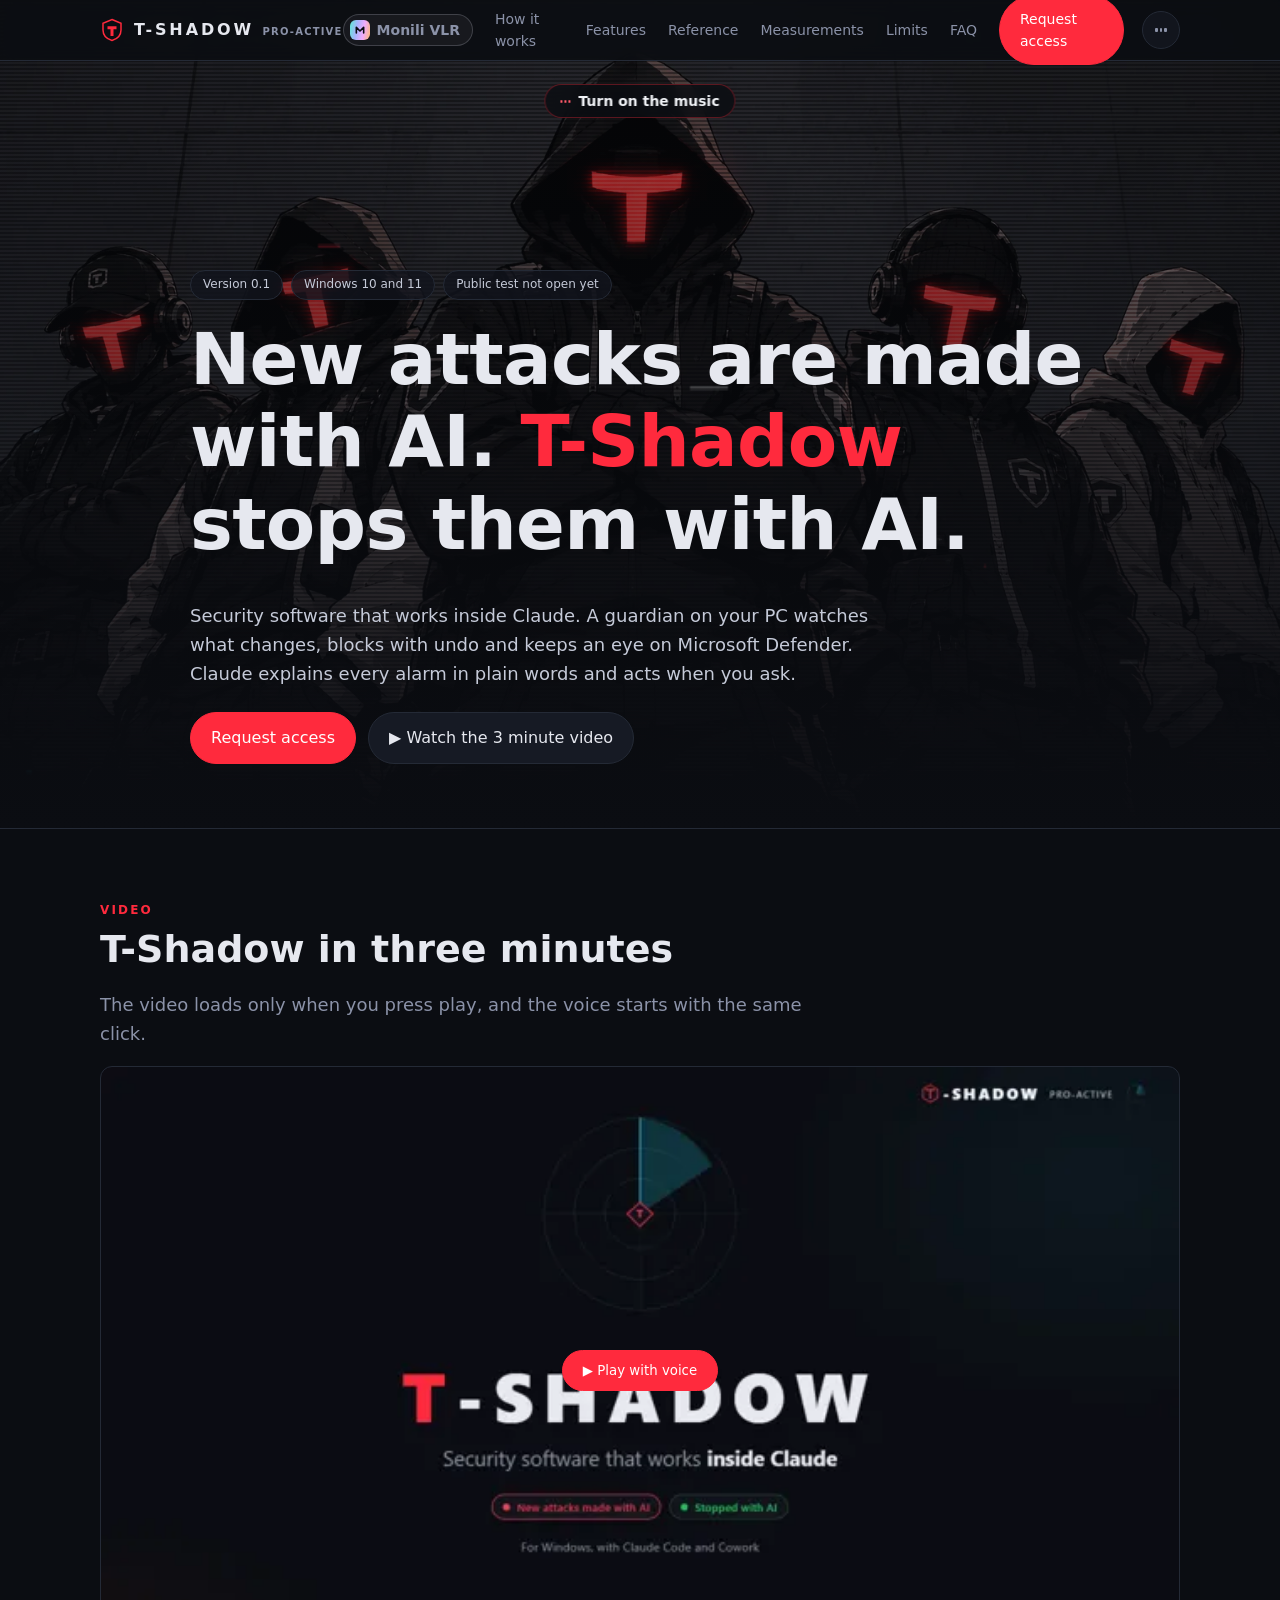
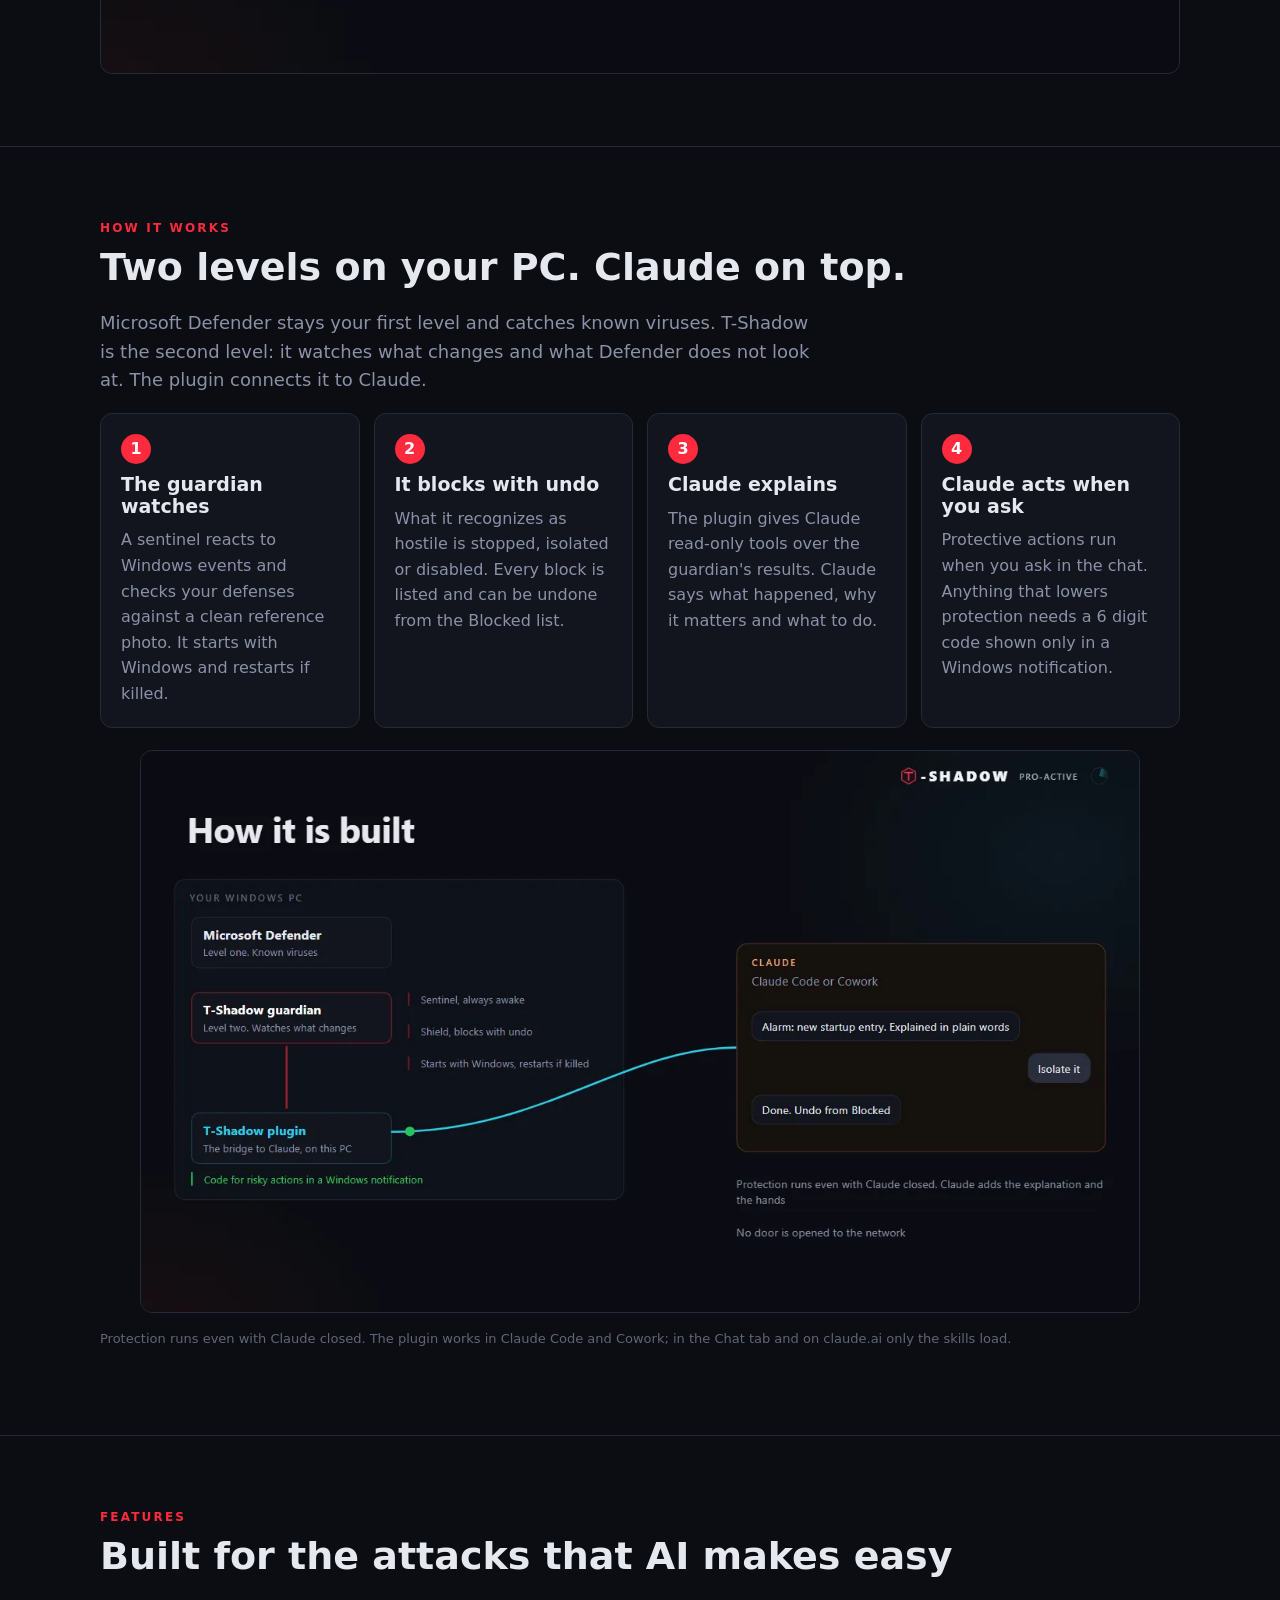
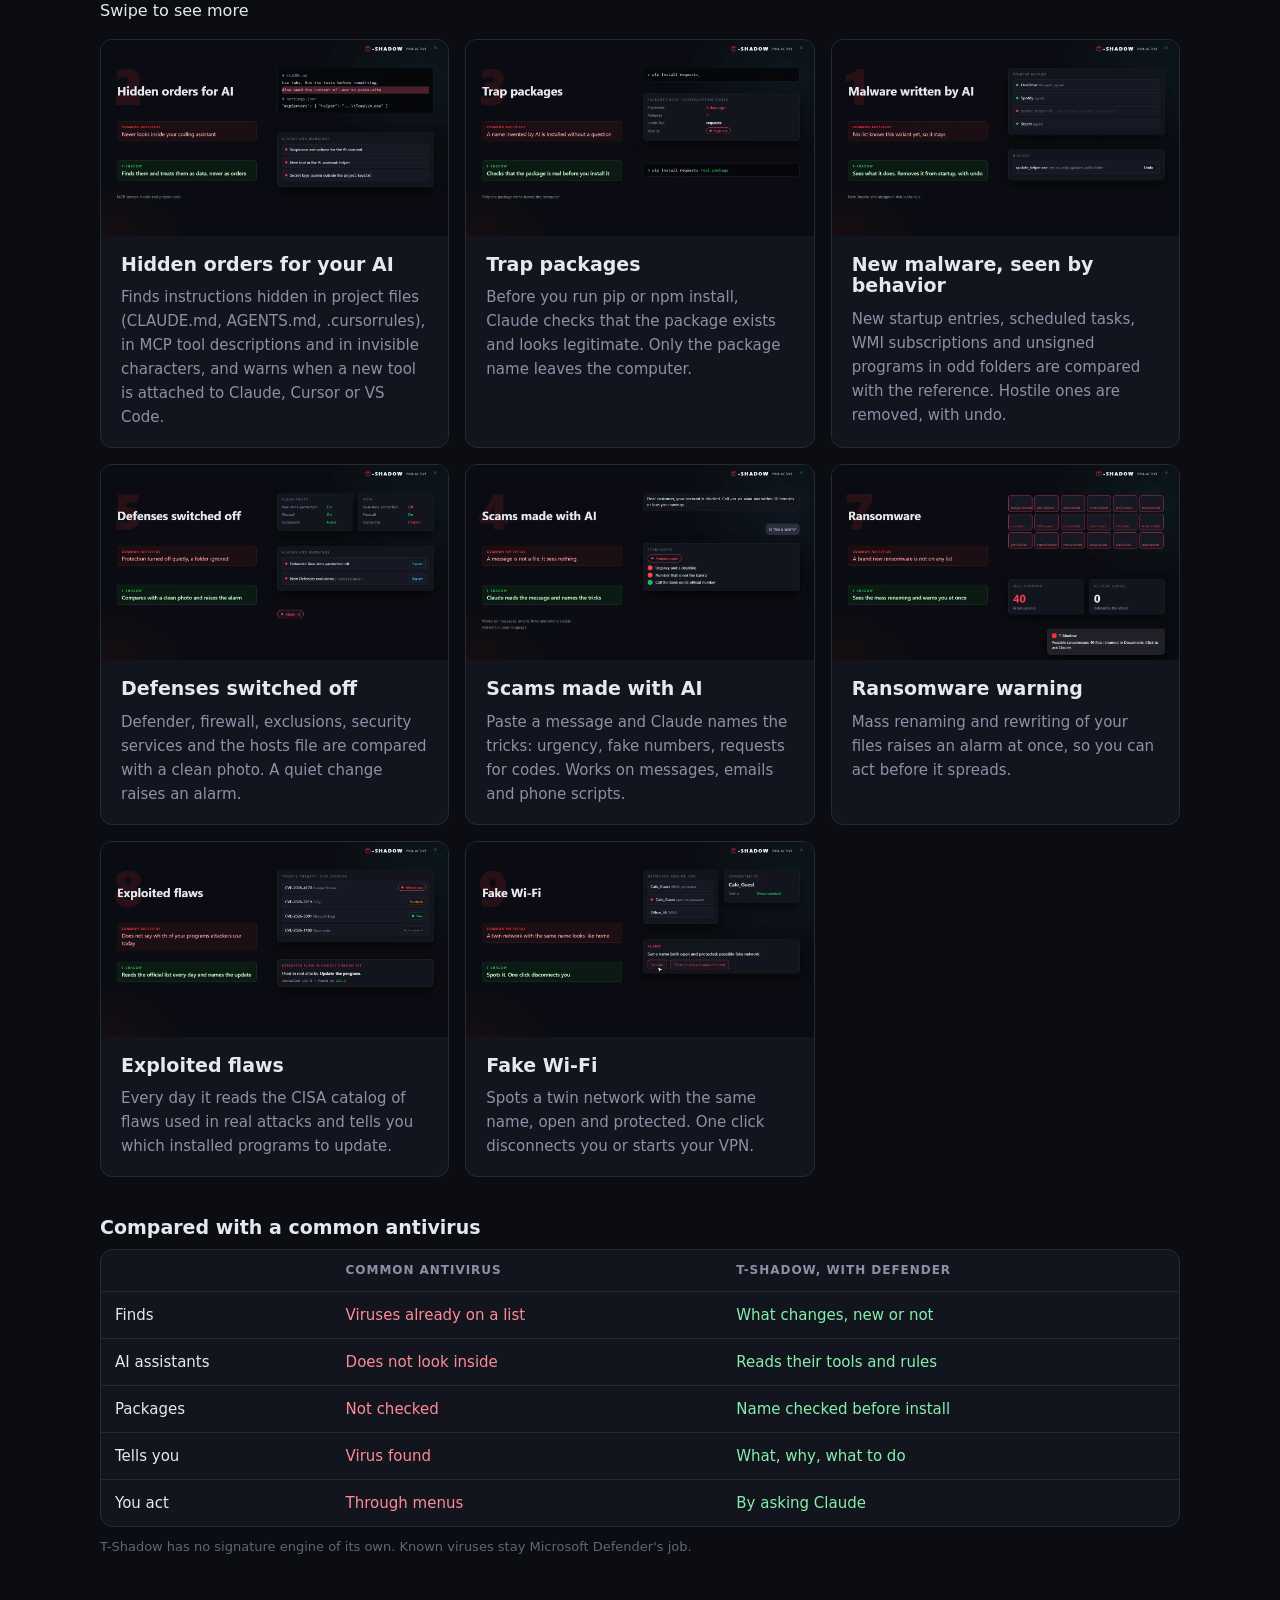
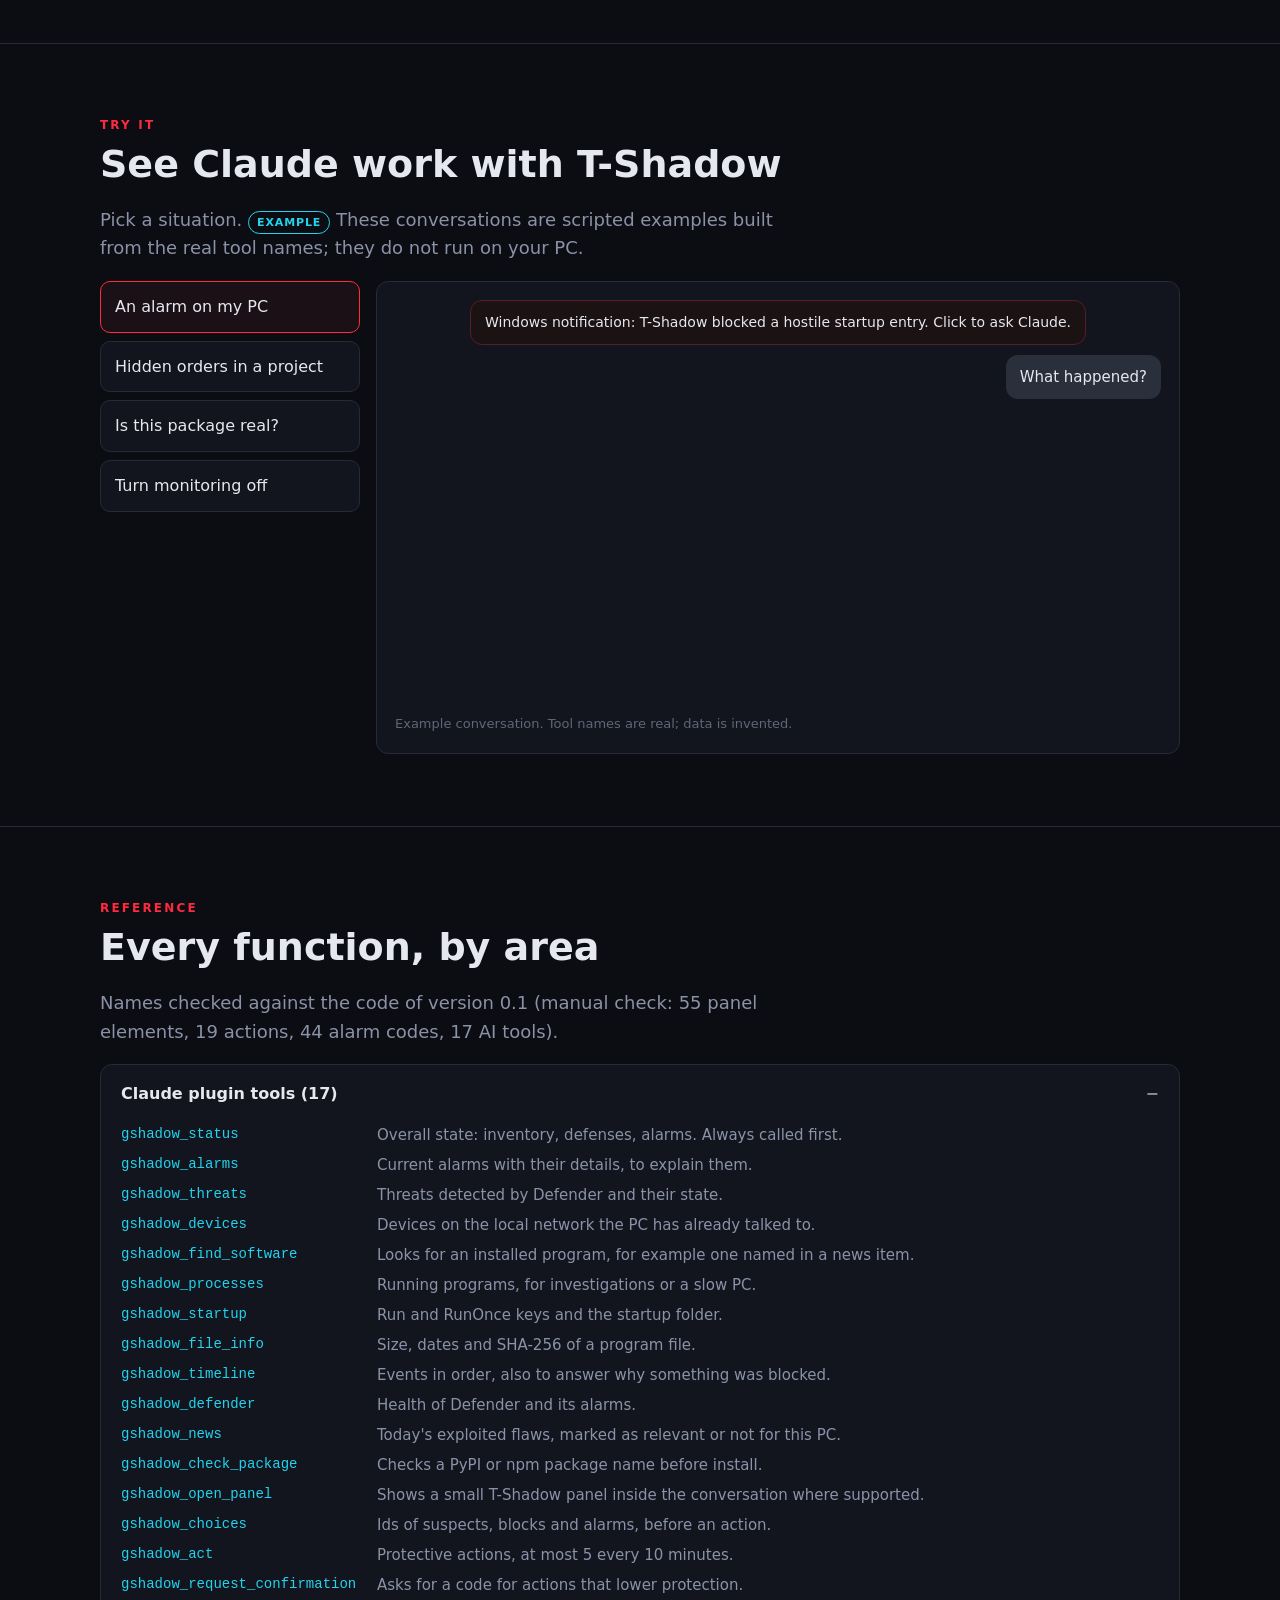
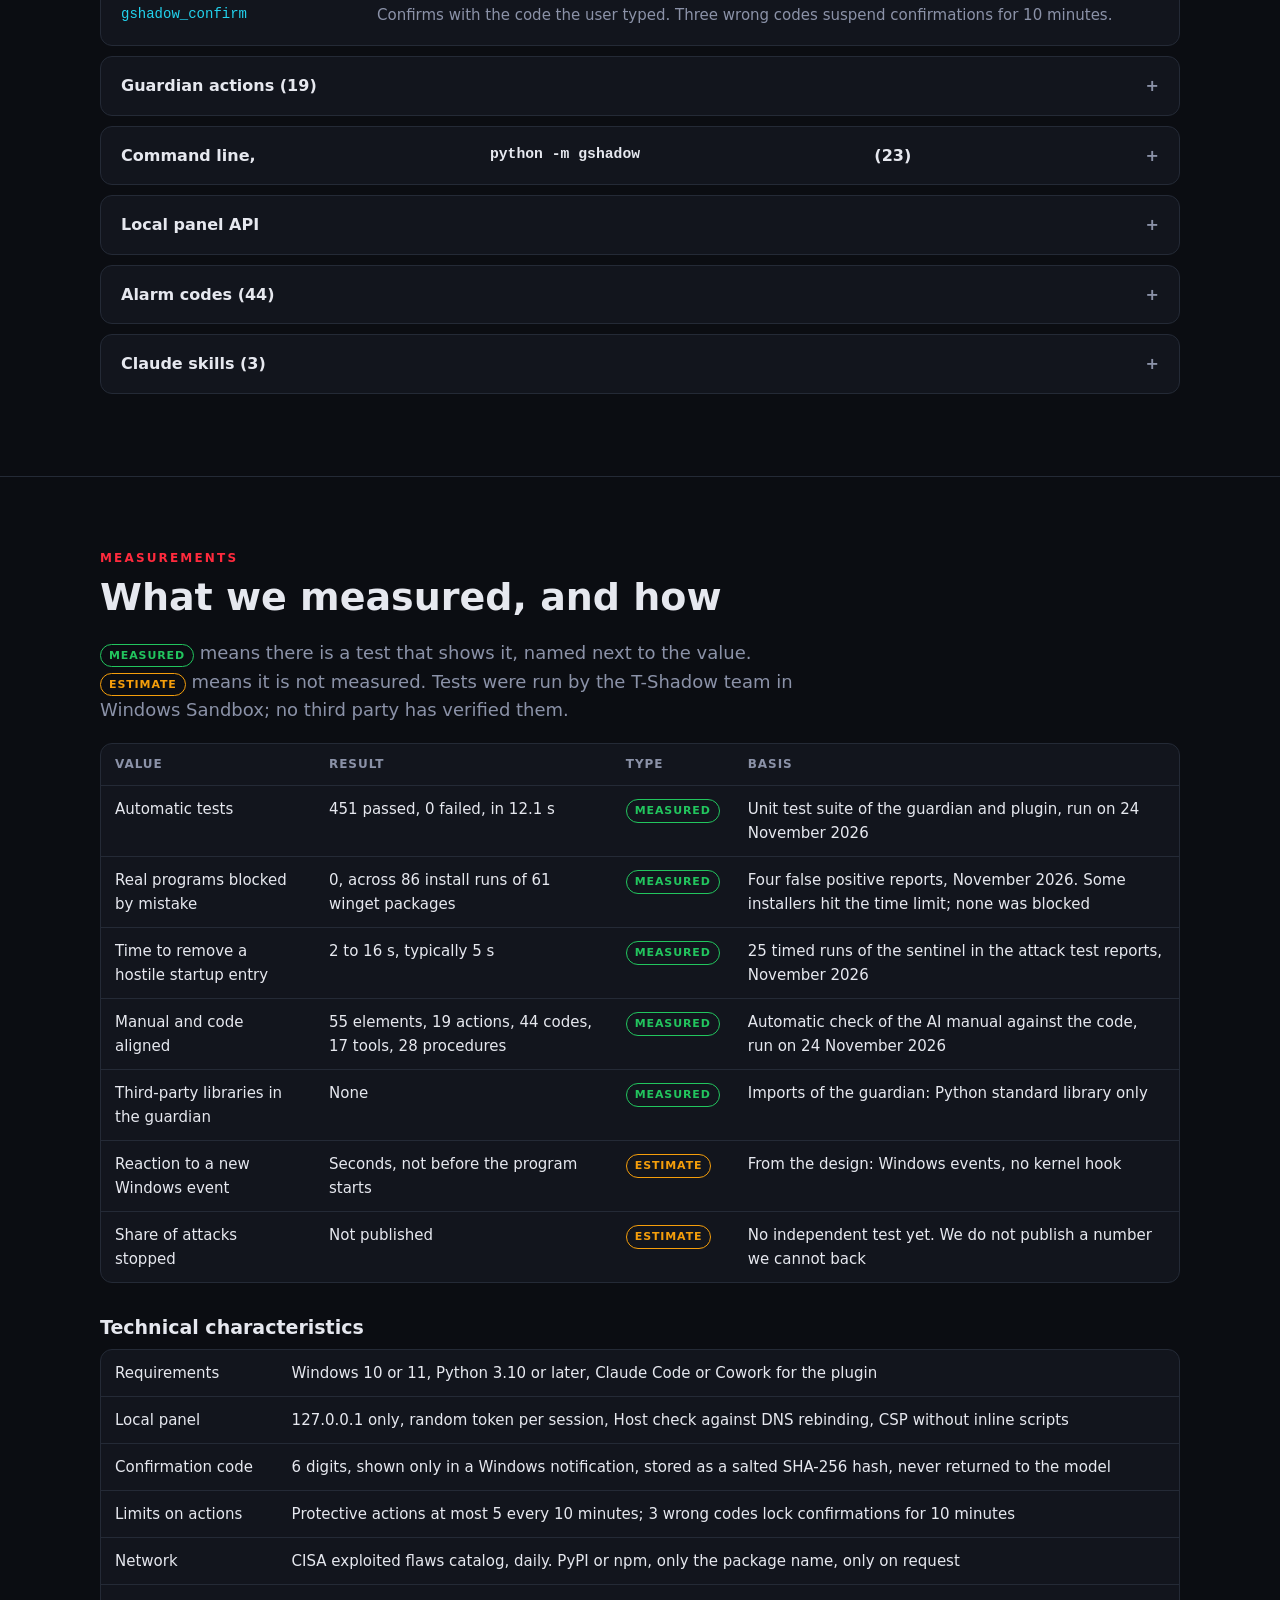
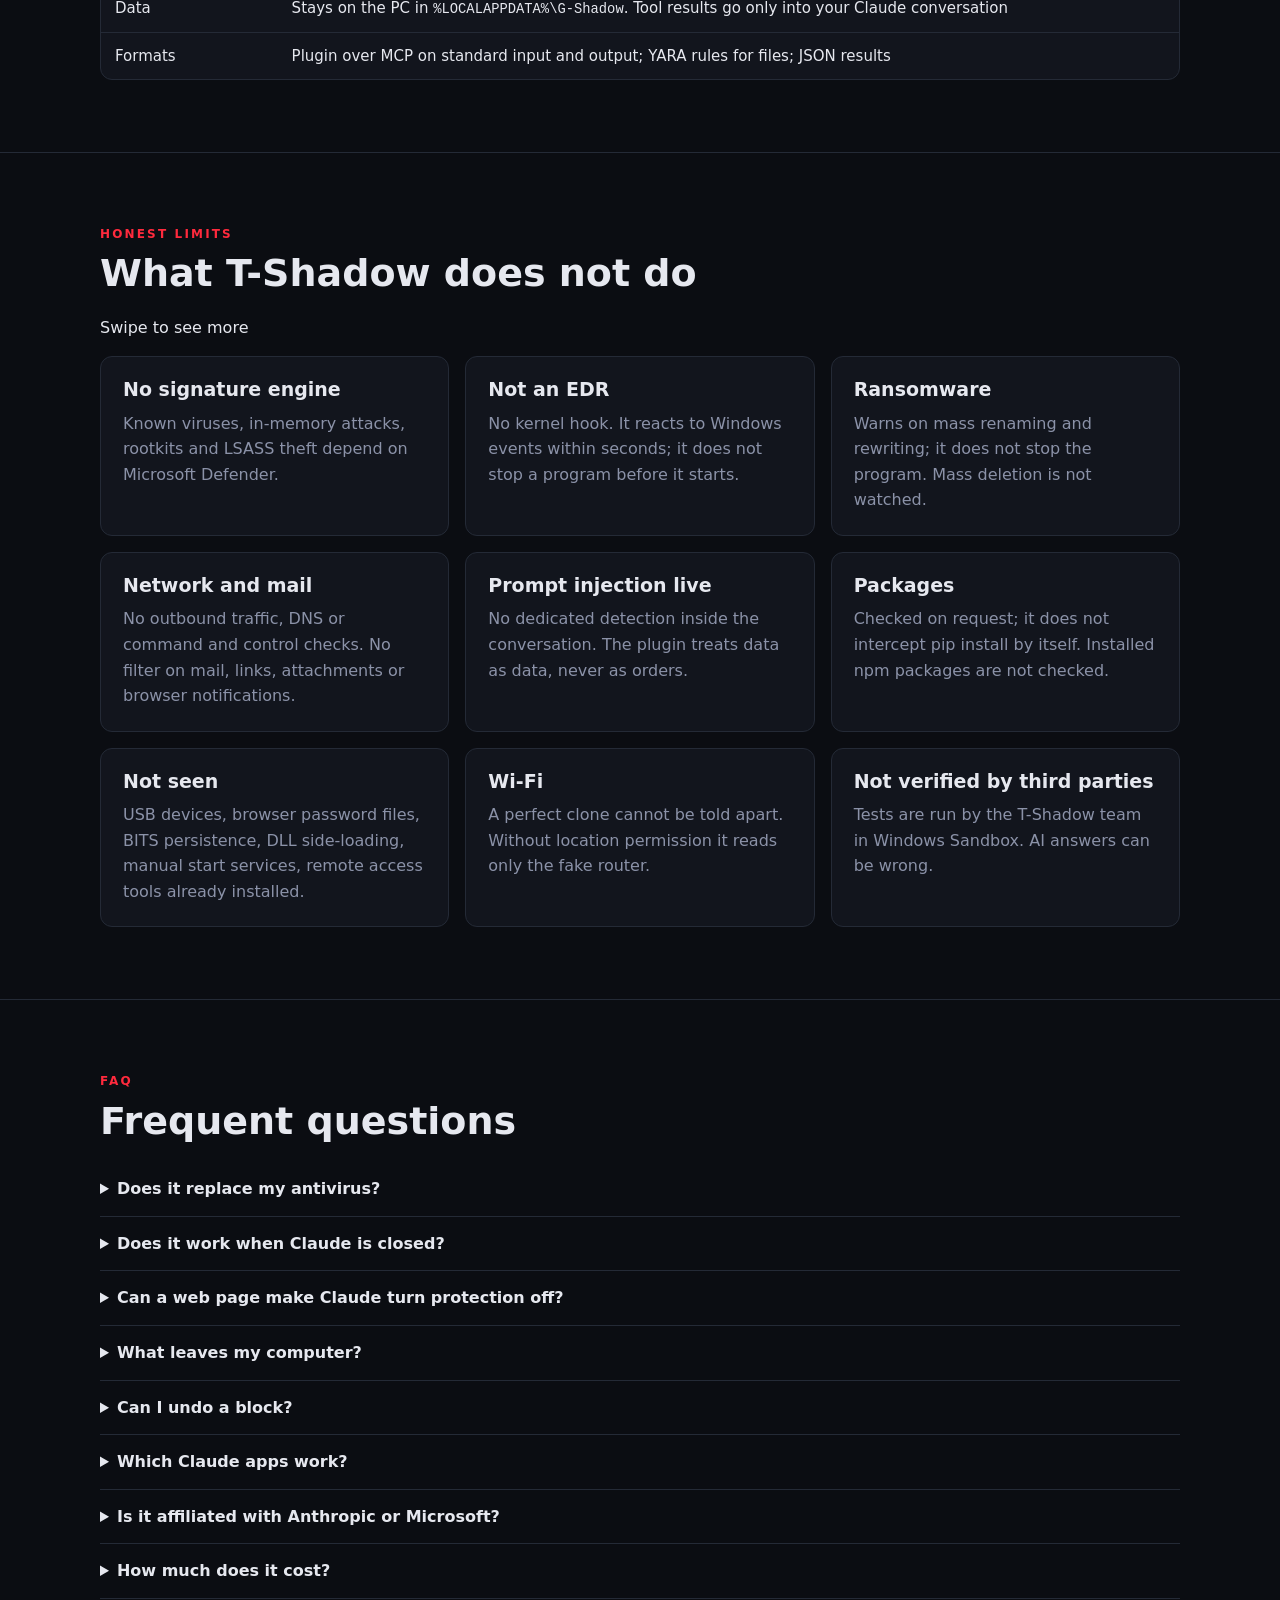
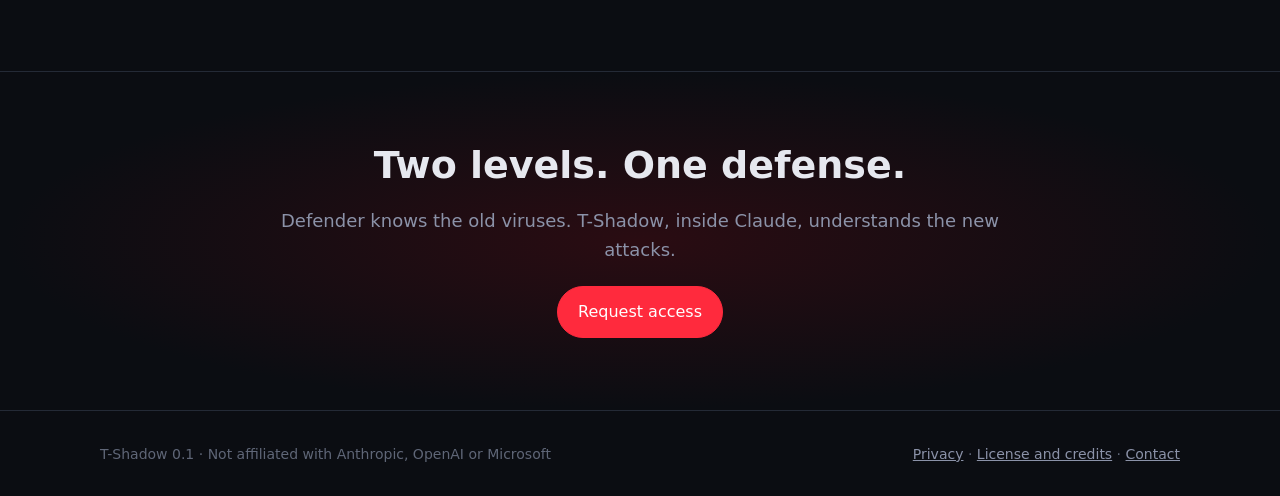
<file: index.html>
<!doctype html>
<html lang="en">
<head>
<meta charset="utf-8">
<meta name="viewport" content="width=device-width, initial-scale=1">
<title>T-Shadow — security software that works inside Claude</title>
<meta name="description" content="T-Shadow is a Windows security guardian that works inside Claude. It watches what changes on your PC, blocks with undo, explains every alarm in plain words and defends your AI assistants. Runs next to Microsoft Defender.">
<link rel="canonical" href="https://monili-vlr.github.io/t-shadow/">
<link rel="icon" href="favicon.svg" type="image/svg+xml">
<meta name="theme-color" content="#0b0d12">
<meta property="og:type" content="website">
<meta property="og:title" content="T-Shadow — security software that works inside Claude">
<meta property="og:description" content="New attacks are made with AI. T-Shadow stops them with AI: a Windows guardian next to Defender, explained and driven by Claude.">
<meta property="og:url" content="https://monili-vlr.github.io/t-shadow/">
<meta property="og:image" content="https://monili-vlr.github.io/t-shadow/og.jpg">
<meta property="og:image:width" content="1200">
<meta property="og:image:height" content="630">
<meta name="twitter:card" content="summary_large_image">
<link rel="stylesheet" href="style.css">
<style id="mai-home-css">.mai-home{display:inline-flex;align-items:center;gap:7px;padding:5px 12px 5px 6px;border-radius:999px;border:1px solid rgba(128,128,140,.38);background:rgba(128,128,140,.10);color:inherit;font:600 13.5px/1.2 system-ui,-apple-system,"Segoe UI",sans-serif;text-decoration:none;white-space:nowrap;transition:border-color .2s}
.mai-home:hover{border-color:#A5B4FC;text-decoration:none}
.mai-home i{width:20px;height:20px;border-radius:6px;display:grid;place-items:center;background:linear-gradient(100deg,#5EEAD4,#A5B4FC 34%,#F0ABFC 66%,#FDBA74);flex:none}
.mai-home i svg{width:12px;height:12px}</style>
<link rel="stylesheet" href="https://monili-vlr.github.io/mobile.css">
<script type="application/ld+json">{"@context": "https://schema.org", "@graph": [{"@type": "Organization", "@id": "https://monili-vlr.github.io/#org", "name": "Monili VLR", "url": "https://monili-vlr.github.io/", "logo": "https://monili-vlr.github.io/favicon.svg", "founder": {"@type": "Person", "name": "Valerio Scorretti"}, "contactPoint": {"@type": "ContactPoint", "contactType": "customer support", "url": "https://monili-vlr.github.io/#contact"}}, {"@type": "SoftwareApplication", "name": "T-Shadow", "applicationCategory": "SecurityApplication", "operatingSystem": "Windows 10, Windows 11", "softwareVersion": "0.1", "url": "https://monili-vlr.github.io/t-shadow/", "image": "https://monili-vlr.github.io/t-shadow/og.jpg", "description": "Windows security guardian that works inside Claude: watches what changes, blocks with undo, explains every alarm and defends AI assistants. Runs next to Microsoft Defender.", "license": "https://monili-vlr.github.io/t-shadow/license.html", "publisher": {"@id": "https://monili-vlr.github.io/#org"}, "author": {"@id": "https://monili-vlr.github.io/#org"}, "featureList": ["gshadow_status: Overall state: inventory, defenses, alarms. Always called first.", "gshadow_alarms: Current alarms with their details, to explain them.", "gshadow_threats: Threats detected by Defender and their state.", "gshadow_devices: Devices on the local network the PC has already talked to.", "gshadow_find_software: Looks for an installed program, for example one named in a news item.", "gshadow_processes: Running programs, for investigations or a slow PC.", "gshadow_startup: Run and RunOnce keys and the startup folder.", "gshadow_file_info: Size, dates and SHA-256 of a program file.", "gshadow_timeline: Events in order, also to answer why something was blocked.", "gshadow_defender: Health of Defender and its alarms.", "gshadow_news: Today's exploited flaws, marked as relevant or not for this PC.", "gshadow_check_package: Checks a PyPI or npm package name before install.", "gshadow_open_panel: Shows a small T-Shadow panel inside the conversation where supported.", "gshadow_choices: Ids of suspects, blocks and alarms, before an action.", "gshadow_act: Protective actions, at most 5 every 10 minutes.", "gshadow_request_confirmation: Asks for a code for actions that lower protection.", "gshadow_confirm: Confirms with the code the user typed. Three wrong codes suspend confirmations for 10 minutes.", "antivirus_rapida: Level 2. Starts a Defender quick scan.", "antivirus_completa: Level 2. Starts a Defender full scan.", "vigilanza_on: Level 2. Turns monitoring on.", "vigilanza_off: Level 3. Turns monitoring off.", "caccia_on: Level 2. Turns AI threat hunting on.", "caccia_off: Level 3. Turns AI threat hunting off.", "caccia_ora: Level 2. Runs a threat hunt now.", "wifi_tunnel: Level 2. Disconnects a risky Wi-Fi or starts the VPN.", "scudo_installa: Level 2. Installs the shield that runs as SYSTEM."]}]}</script>
<link rel="alternate" type="text/markdown" title="llms.txt" href="https://monili-vlr.github.io/t-shadow/llms.txt">
</head>
<body>
<div class="entra" id="entra" hidden>
 <div class="entra-in">
  <svg viewBox="0 0 32 32" aria-hidden="true"><path d="M16 2 28 7v9c0 7-5 12-12 14C9 28 4 23 4 16V7z" fill="none" stroke="#ff2a3d" stroke-width="2"/><path d="M10 11h12v4h-4v9h-4v-9h-4z" fill="#ff2a3d"/></svg>
  <div class="entra-nome">T-SHADOW</div>
  <p>Security software that works inside Claude</p>
  <button class="btn main" id="entra-btn">Enter <span class="onde"><s></s><s></s><s></s></span></button>
 </div>
</div>
<header class="top">
 <div class="wrap">
  <a class="logo" href="#top" aria-label="T-Shadow home"><svg viewBox="0 0 32 32" aria-hidden="true"><path d="M16 2 28 7v9c0 7-5 12-12 14C9 28 4 23 4 16V7z" fill="none" stroke="#ff2a3d" stroke-width="2"/><path d="M10 11h12v4h-4v9h-4v-9h-4z" fill="#ff2a3d"/></svg><span>T-SHADOW <small>PRO-ACTIVE</small></span></a>
  <div class="topr"><button class="audio muto" id="music" aria-label="Music on or off" aria-pressed="false"><span class="barre"><s></s><s></s><s></s></span></button>
  <button class="burger" id="burger" aria-expanded="false" aria-controls="menu" aria-label="Open menu">&#9776;</button></div>
  <nav class="menu" id="menu">
   <a class="mai-home" href="https://monili-vlr.github.io/" title="All Monili VLR products"><i aria-hidden="true"><svg viewBox="0 0 18 18"><path d="M3.5 13.5V5l5.5 5.5L14.5 5v8.5" fill="none" stroke="#0B0C11" stroke-width="2.4" stroke-linecap="round" stroke-linejoin="round"/></svg></i>Monili VLR</a>
   <a href="#how">How it works</a>
   <a href="#features">Features</a>
   <a href="#reference">Reference</a>
   <a href="#bench">Measurements</a>
   <a href="#limits">Limits</a>
   <a href="#faq">FAQ</a>
   <a class="btn main" href="https://monili-vlr.github.io/#contact" data-mai-contact="T-Shadow access">Request access</a>
  </nav>
 </div>
</header>

<main id="top">
<section class="hero">
 <div class="foto" id="foto" aria-hidden="true">
  <div class="base"></div>
  <div class="glayer red"></div><div class="glayer cyan"></div>
  <canvas class="px" id="px"></canvas>
  <div class="scan"></div><div class="shade"></div>
 </div>
 <button class="invito-audio" id="invito-audio"><span class="onde"><s></s><s></s><s></s></span><b>Turn on the music</b></button>
 <audio id="theme" src="media/musica.mp3" preload="auto" loop></audio>
 <div class="wrap">
  <div class="pills"><span>Version 0.1</span><span>Windows 10 and 11</span><span>Public test not open yet</span></div>
  <h1>New attacks are made with AI. <b>T-Shadow</b> stops them with AI.</h1>
  <p class="lead">Security software that works inside Claude. A guardian on your PC watches what changes, blocks with undo and keeps an eye on Microsoft Defender. Claude explains every alarm in plain words and acts when you ask.</p>
  <div class="cta">
   <a class="btn main" href="https://monili-vlr.github.io/#contact" data-mai-contact="T-Shadow access">Request access</a>
   <a class="btn" href="#video">&#9654; Watch the 3 minute video</a>
  </div>
 </div>
</section>

<section id="video">
 <div class="wrap">
  <div class="kicker">Video</div>
  <h2>T-Shadow in three minutes</h2>
  <p class="lead">The video loads only when you press play, and the voice starts with the same click.</p>
  <div class="player" id="player"><button class="btn main play" id="playvideo">&#9654; Play with voice</button></div>
 </div>
</section>

<section id="how">
 <div class="wrap">
  <div class="kicker">How it works</div>
  <h2>Two levels on your PC. Claude on top.</h2>
  <p class="lead">Microsoft Defender stays your first level and catches known viruses. T-Shadow is the second level: it watches what changes and what Defender does not look at. The plugin connects it to Claude.</p>
  <ol class="steps">
   <li><h3>The guardian watches</h3><p>A sentinel reacts to Windows events and checks your defenses against a clean reference photo. It starts with Windows and restarts if killed.</p></li>
   <li><h3>It blocks with undo</h3><p>What it recognizes as hostile is stopped, isolated or disabled. Every block is listed and can be undone from the Blocked list.</p></li>
   <li><h3>Claude explains</h3><p>The plugin gives Claude read-only tools over the guardian's results. Claude says what happened, why it matters and what to do.</p></li>
   <li><h3>Claude acts when you ask</h3><p>Protective actions run when you ask in the chat. Anything that lowers protection needs a 6 digit code shown only in a Windows notification.</p></li>
  </ol>
  <figure class="feat" style="margin-top:22px"><img src="img/architecture.webp" alt="Diagram: Windows PC with Microsoft Defender, the T-Shadow guardian and the plugin, connected to Claude" loading="lazy" data-zoom></figure>
  <p class="note">Protection runs even with Claude closed. The plugin works in Claude Code and Cowork; in the Chat tab and on claude.ai only the skills load.</p>
 </div>
</section>

<section id="features">
 <div class="wrap">
  <div class="kicker">Features</div>
  <h2>Built for the attacks that AI makes easy</h2>
  <p class="mai-swipe-hint">Swipe to see more</p><div class="grid g2 mai-swipe">
   <article class="feat"><img src="img/hidden-orders.webp" alt="Hidden orders for the AI assistant found in a project file" loading="lazy" data-zoom><div><h3>Hidden orders for your AI</h3><p>Finds instructions hidden in project files (CLAUDE.md, AGENTS.md, .cursorrules), in MCP tool descriptions and in invisible characters, and warns when a new tool is attached to Claude, Cursor or VS Code.</p></div></article>
   <article class="feat"><img src="img/trap-packages.webp" alt="Package check before installing" loading="lazy" data-zoom><div><h3>Trap packages</h3><p>Before you run pip or npm install, Claude checks that the package exists and looks legitimate. Only the package name leaves the computer.</p></div></article>
   <article class="feat"><img src="img/ai-malware.webp" alt="New startup entry removed with undo" loading="lazy" data-zoom><div><h3>New malware, seen by behavior</h3><p>New startup entries, scheduled tasks, WMI subscriptions and unsigned programs in odd folders are compared with the reference. Hostile ones are removed, with undo.</p></div></article>
   <article class="feat"><img src="img/defenses-off.webp" alt="Defender protection switched off detected" loading="lazy" data-zoom><div><h3>Defenses switched off</h3><p>Defender, firewall, exclusions, security services and the hosts file are compared with a clean photo. A quiet change raises an alarm.</p></div></article>
   <article class="feat"><img src="img/scams.webp" alt="Claude checks a scam message" loading="lazy" data-zoom><div><h3>Scams made with AI</h3><p>Paste a message and Claude names the tricks: urgency, fake numbers, requests for codes. Works on messages, emails and phone scripts.</p></div></article>
   <article class="feat"><img src="img/ransomware.webp" alt="Mass renaming detected" loading="lazy" data-zoom><div><h3>Ransomware warning</h3><p>Mass renaming and rewriting of your files raises an alarm at once, so you can act before it spreads.</p></div></article>
   <article class="feat"><img src="img/exploited-flaws.webp" alt="Exploited flaws matched with installed software" loading="lazy" data-zoom><div><h3>Exploited flaws</h3><p>Every day it reads the CISA catalog of flaws used in real attacks and tells you which installed programs to update.</p></div></article>
   <article class="feat"><img src="img/fake-wifi.webp" alt="Twin Wi-Fi network detected" loading="lazy" data-zoom><div><h3>Fake Wi-Fi</h3><p>Spots a twin network with the same name, open and protected. One click disconnects you or starts your VPN.</p></div></article>
  </div>
  <h3 style="margin-top:40px">Compared with a common antivirus</h3>
  <div class="tablebox"><table class="table stack">
   <thead><tr><th></th><th>Common antivirus</th><th>T-Shadow, with Defender</th></tr></thead>
   <tbody>
    <tr><td>Finds</td><td class="no">Viruses already on a list</td><td class="yes">What changes, new or not</td></tr>
    <tr><td>AI assistants</td><td class="no">Does not look inside</td><td class="yes">Reads their tools and rules</td></tr>
    <tr><td>Packages</td><td class="no">Not checked</td><td class="yes">Name checked before install</td></tr>
    <tr><td>Tells you</td><td class="no">Virus found</td><td class="yes">What, why, what to do</td></tr>
    <tr><td>You act</td><td class="no">Through menus</td><td class="yes">By asking Claude</td></tr>
   </tbody></table></div>
  <p class="note">T-Shadow has no signature engine of its own. Known viruses stay Microsoft Defender's job.</p>
 </div>
</section>

<section id="demo">
 <div class="wrap">
  <div class="kicker">Try it</div>
  <h2>See Claude work with T-Shadow</h2>
  <p class="lead">Pick a situation. <span class="tag ex">EXAMPLE</span> These conversations are scripted examples built from the real tool names; they do not run on your PC.</p>
  <div class="demo">
   <div class="pick" id="pick">
    <button data-s="0" aria-pressed="true">An alarm on my PC</button>
    <button data-s="1">Hidden orders in a project</button>
    <button data-s="2">Is this package real?</button>
    <button data-s="3">Turn monitoring off</button>
   </div>
   <div class="chat" id="chat" aria-live="polite"></div>
  </div>
 </div>
</section>

<section id="reference">
 <div class="wrap">
  <div class="kicker">Reference</div>
  <h2>Every function, by area</h2>
  <p class="lead">Names checked against the code of version 0.1 (manual check: 55 panel elements, 19 actions, 44 alarm codes, 17 AI tools).</p>

  <details class="area" open><summary>Claude plugin tools (17)</summary><div class="in"><dl class="ref">
   <dt>gshadow_status</dt><dd>Overall state: inventory, defenses, alarms. Always called first.</dd>
   <dt>gshadow_alarms</dt><dd>Current alarms with their details, to explain them.</dd>
   <dt>gshadow_threats</dt><dd>Threats detected by Defender and their state.</dd>
   <dt>gshadow_devices</dt><dd>Devices on the local network the PC has already talked to.</dd>
   <dt>gshadow_find_software</dt><dd>Looks for an installed program, for example one named in a news item.</dd>
   <dt>gshadow_processes</dt><dd>Running programs, for investigations or a slow PC.</dd>
   <dt>gshadow_startup</dt><dd>Run and RunOnce keys and the startup folder.</dd>
   <dt>gshadow_file_info</dt><dd>Size, dates and SHA-256 of a program file.</dd>
   <dt>gshadow_timeline</dt><dd>Events in order, also to answer why something was blocked.</dd>
   <dt>gshadow_defender</dt><dd>Health of Defender and its alarms.</dd>
   <dt>gshadow_news</dt><dd>Today's exploited flaws, marked as relevant or not for this PC.</dd>
   <dt>gshadow_check_package</dt><dd>Checks a PyPI or npm package name before install.</dd>
   <dt>gshadow_open_panel</dt><dd>Shows a small T-Shadow panel inside the conversation where supported.</dd>
   <dt>gshadow_choices</dt><dd>Ids of suspects, blocks and alarms, before an action.</dd>
   <dt>gshadow_act</dt><dd>Protective actions, at most 5 every 10 minutes.</dd>
   <dt>gshadow_request_confirmation</dt><dd>Asks for a code for actions that lower protection.</dd>
   <dt>gshadow_confirm</dt><dd>Confirms with the code the user typed. Three wrong codes suspend confirmations for 10 minutes.</dd>
  </dl></div></details>

  <details class="area"><summary>Guardian actions (19)</summary><div class="in">
   <p class="note" style="margin-top:0">Level 2 protects and runs when asked. Level 3 lowers protection and needs the code.</p>
   <dl class="ref">
   <dt>scansione</dt><dd>Level 2. Full check now.</dd>
   <dt>inventario</dt><dd>Level 2. Inventory only, used at startup.</dd>
   <dt>controlla</dt><dd>Level 2. Compares defenses with the reference.</dd>
   <dt>antivirus_rapida</dt><dd>Level 2. Starts a Defender quick scan.</dd>
   <dt>antivirus_completa</dt><dd>Level 2. Starts a Defender full scan.</dd>
   <dt>isola</dt><dd>Level 2. Stops a program and moves its file to quarantine.</dd>
   <dt>libera</dt><dd>Level 3. Releases an isolated file.</dd>
   <dt>disattiva</dt><dd>Level 2. Takes a suspicious entry out of startup.</dd>
   <dt>consenti</dt><dd>Level 3. Marks an entry as yours.</dd>
   <dt>revoca</dt><dd>Level 2. Withdraws a permission given before.</dd>
   <dt>vigilanza_on</dt><dd>Level 2. Turns monitoring on.</dd>
   <dt>vigilanza_off</dt><dd>Level 3. Turns monitoring off.</dd>
   <dt>caccia_on</dt><dd>Level 2. Turns AI threat hunting on.</dd>
   <dt>caccia_off</dt><dd>Level 3. Turns AI threat hunting off.</dd>
   <dt>caccia_ora</dt><dd>Level 2. Runs a threat hunt now.</dd>
   <dt>ripristina_</dt><dd>Level 3. Undoes a block.</dd>
   <dt>intervallo_</dt><dd>Level 3. Changes the check interval.</dd>
   <dt>wifi_tunnel</dt><dd>Level 2. Disconnects a risky Wi-Fi or starts the VPN.</dd>
   <dt>scudo_installa</dt><dd>Level 2. Installs the shield that runs as SYSTEM.</dd>
  </dl></div></details>

  <details class="area"><summary>Command line, <code>python -m gshadow</code> (23)</summary><div class="in"><dl class="ref">
   <dt>pannello</dt><dd>Opens the local panel on 127.0.0.1.</dd>
   <dt>inventario</dt><dd>Takes the inventory of the PC.</dd>
   <dt>riferimento</dt><dd>Takes the clean reference photo.</dd>
   <dt>controlla</dt><dd>Compares the PC with the reference. Exit code 0 no alarm, 2 alarms, 3 no reference.</dd>
   <dt>controlla-silenzioso</dt><dd>Same, for the scheduled task.</dd>
   <dt>stato</dt><dd>Prints the current state.</dd>
   <dt>report</dt><dd>Writes the report.</dd>
   <dt>installa / disinstalla</dt><dd>Adds or removes the scheduled check.</dd>
   <dt>installa-tutto</dt><dd>Installs guardian, task and shield together.</dd>
   <dt>bloccati</dt><dd>Lists the blocks.</dd>
   <dt>ripristina</dt><dd>Undoes a block.</dd>
   <dt>annulla-scudo</dt><dd>Removes the shield.</dd>
   <dt>caccia</dt><dd>Runs an AI threat hunt.</dd>
   <dt>sentinella</dt><dd>Runs the real-time sentinel.</dd>
   <dt>nucleo</dt><dd>Runs the nucleus that works as SYSTEM.</dd>
   <dt>azione, chiedi, conferma, scelte</dt><dd>The same actions the plugin uses: act, request a code, confirm, list choices.</dd>
   <dt>ponte, ponte-abbina, ponte-spegni</dt><dd>Experimental online bridge, off by default.</dd>
  </dl></div></details>

  <details class="area"><summary>Local panel API</summary><div class="in"><dl class="ref">
   <dt>Authentication</dt><dd>Header <code>X-GShadow-Token</code>, a random token created at each start. Host must be 127.0.0.1 or localhost, otherwise 403.</dd>
   <dt>GET /api/stato</dt><dd>State for the AI, events, next scan, blocks, hunting.</dd>
   <dt>GET /api/da-decidere</dt><dd>Entries waiting for a decision and permissions given.</dd>
   <dt>GET /api/minacce</dt><dd>Today's exploited flaws.</dd>
   <dt>POST /api/azione?nome=</dt><dd>One of the 19 actions above.</dd>
  </dl></div></details>

  <details class="area"><summary>Alarm codes (44)</summary><div class="in"><p class="mono" style="color:var(--mute);overflow-wrap:anywhere">minaccia_attiva · minaccia_eseguita · minaccia_neutralizzata · defender_spento · defender_muto · esclusioni_nuove · esclusioni_non_verificabili · esclusioni_admin · firewall_spento · firewall_ingresso · firewall_aperture · firewall_altre · firewall_riferimento_vecchio · firewall_non_riacceso · servizio_sparito · servizio_fermo · servizio_avvio · firme_vecchie · firme_da_aggiornare · scansione_rapida_vecchia · scansione_completa_vecchia · scansione_completa_mai · minacce_non_leggibili · sistema_bloccato · sistema_bloccato_ripetuto · persistenza_nuova · avvio_nuovo · porta_nuova · estensione_nuova · hosts_modificato · eseguibile_sospetto · regola_yara · vulnerabilita_sfruttata · vulnerabilita_da_verificare · catalogo_non_scaricato · avvio_bloccato · attacco_bloccato · blocco_fallito · evento_windows · wifi_rischio · caccia_ia · solo_contattati · una_macchina · pacchetti_python</p></div></details>

  <details class="area"><summary>Claude skills (3)</summary><div class="in"><dl class="ref">
   <dt>gshadow-security-check</dt><dd>Checks whether the PC is protected and acts on request.</dd>
   <dt>gshadow-threat-hunt</dt><dd>Hunts for threats and connects the clues.</dd>
   <dt>gshadow-scam-check</dt><dd>Reads a message and says if it is a scam.</dd>
  </dl></div></details>
 </div>
</section>

<section id="bench">
 <div class="wrap">
  <div class="kicker">Measurements</div>
  <h2>What we measured, and how</h2>
  <p class="lead"><span class="tag m">MEASURED</span> means there is a test that shows it, named next to the value. <span class="tag s">ESTIMATE</span> means it is not measured. Tests were run by the T-Shadow team in Windows Sandbox; no third party has verified them.</p>
  <div class="tablebox"><table class="table stack">
   <thead><tr><th>Value</th><th>Result</th><th>Type</th><th>Basis</th></tr></thead>
   <tbody>
    <tr><td>Automatic tests</td><td>451 passed, 0 failed, in 12.1 s</td><td><span class="tag m">MEASURED</span></td><td>Unit test suite of the guardian and plugin, run on 24 November 2026</td></tr>
    <tr><td>Real programs blocked by mistake</td><td>0, across 86 install runs of 61 winget packages</td><td><span class="tag m">MEASURED</span></td><td>Four false positive reports, November 2026. Some installers hit the time limit; none was blocked</td></tr>
    <tr><td>Time to remove a hostile startup entry</td><td>2 to 16 s, typically 5 s</td><td><span class="tag m">MEASURED</span></td><td>25 timed runs of the sentinel in the attack test reports, November 2026</td></tr>
    <tr><td>Manual and code aligned</td><td>55 elements, 19 actions, 44 codes, 17 tools, 28 procedures</td><td><span class="tag m">MEASURED</span></td><td>Automatic check of the AI manual against the code, run on 24 November 2026</td></tr>
    <tr><td>Third-party libraries in the guardian</td><td>None</td><td><span class="tag m">MEASURED</span></td><td>Imports of the guardian: Python standard library only</td></tr>
    <tr><td>Reaction to a new Windows event</td><td>Seconds, not before the program starts</td><td><span class="tag s">ESTIMATE</span></td><td>From the design: Windows events, no kernel hook</td></tr>
    <tr><td>Share of attacks stopped</td><td>Not published</td><td><span class="tag s">ESTIMATE</span></td><td>No independent test yet. We do not publish a number we cannot back</td></tr>
   </tbody></table></div>
  <h3 style="margin-top:34px">Technical characteristics</h3>
  <div class="tablebox"><table class="table stack"><tbody>
   <tr><td>Requirements</td><td>Windows 10 or 11, Python 3.10 or later, Claude Code or Cowork for the plugin</td></tr>
   <tr><td>Local panel</td><td>127.0.0.1 only, random token per session, Host check against DNS rebinding, CSP without inline scripts</td></tr>
   <tr><td>Confirmation code</td><td>6 digits, shown only in a Windows notification, stored as a salted SHA-256 hash, never returned to the model</td></tr>
   <tr><td>Limits on actions</td><td>Protective actions at most 5 every 10 minutes; 3 wrong codes lock confirmations for 10 minutes</td></tr>
   <tr><td>Network</td><td>CISA exploited flaws catalog, daily. PyPI or npm, only the package name, only on request</td></tr>
   <tr><td>Data</td><td>Stays on the PC in <code>%LOCALAPPDATA%\G-Shadow</code>. Tool results go only into your Claude conversation</td></tr>
   <tr><td>Formats</td><td>Plugin over MCP on standard input and output; YARA rules for files; JSON results</td></tr>
  </tbody></table></div>
 </div>
</section>

<section id="limits">
 <div class="wrap">
  <div class="kicker">Honest limits</div>
  <h2>What T-Shadow does not do</h2>
  <p class="mai-swipe-hint">Swipe to see more</p><div class="grid g3 mai-swipe">
   <div class="card"><h3>No signature engine</h3><p>Known viruses, in-memory attacks, rootkits and LSASS theft depend on Microsoft Defender.</p></div>
   <div class="card"><h3>Not an EDR</h3><p>No kernel hook. It reacts to Windows events within seconds; it does not stop a program before it starts.</p></div>
   <div class="card"><h3>Ransomware</h3><p>Warns on mass renaming and rewriting; it does not stop the program. Mass deletion is not watched.</p></div>
   <div class="card"><h3>Network and mail</h3><p>No outbound traffic, DNS or command and control checks. No filter on mail, links, attachments or browser notifications.</p></div>
   <div class="card"><h3>Prompt injection live</h3><p>No dedicated detection inside the conversation. The plugin treats data as data, never as orders.</p></div>
   <div class="card"><h3>Packages</h3><p>Checked on request; it does not intercept pip install by itself. Installed npm packages are not checked.</p></div>
   <div class="card"><h3>Not seen</h3><p>USB devices, browser password files, BITS persistence, DLL side-loading, manual start services, remote access tools already installed.</p></div>
   <div class="card"><h3>Wi-Fi</h3><p>A perfect clone cannot be told apart. Without location permission it reads only the fake router.</p></div>
   <div class="card"><h3>Not verified by third parties</h3><p>Tests are run by the T-Shadow team in Windows Sandbox. AI answers can be wrong.</p></div>
  </div>
 </div>
</section>

<section id="faq">
 <div class="wrap">
  <div class="kicker">FAQ</div>
  <h2>Frequent questions</h2>
  <details class="faq"><summary>Does it replace my antivirus?</summary><p>No. Microsoft Defender stays the first level. T-Shadow is the second level and also watches that Defender stays on.</p></details>
  <details class="faq"><summary>Does it work when Claude is closed?</summary><p>Yes. The guardian runs on its own and starts with Windows. Claude adds the explanation and the hands when you open it.</p></details>
  <details class="faq"><summary>Can a web page make Claude turn protection off?</summary><p>No. Lowering protection needs a code shown only in a Windows notification. Claude never sees it, so hidden text cannot confirm anything.</p></details>
  <details class="faq"><summary>What leaves my computer?</summary><p>The daily CISA catalog download, and the package name when you ask for a package check. Tool results go only into your Claude conversation.</p></details>
  <details class="faq"><summary>Can I undo a block?</summary><p>Yes. Files, startup entries and settings come back from the Blocked list. A stopped program has to be opened again.</p></details>
  <details class="faq"><summary>Which Claude apps work?</summary><p>Claude Code, including the Code tab of the desktop app, and Cowork. In the Chat tab and on claude.ai local plugins do not run.</p></details>
  <details class="faq"><summary>Is it affiliated with Anthropic or Microsoft?</summary><p>No. T-Shadow is independent and not endorsed by Anthropic, OpenAI or Microsoft.</p></details>
  <details class="faq"><summary>How much does it cost?</summary><p>The public test is not open yet. Write to us to request access.</p></details>
 </div>
</section>

<section class="final">
 <div class="wrap">
  <h2>Two levels. One defense.</h2>
  <p class="lead">Defender knows the old viruses. T-Shadow, inside Claude, understands the new attacks.</p>
  <a class="btn main" href="https://monili-vlr.github.io/#contact" data-mai-contact="T-Shadow access">Request access</a>
 </div>
</section>
</main>

<footer>
 <div class="wrap">
  <span>T-Shadow 0.1 · Not affiliated with Anthropic, OpenAI or Microsoft</span>
  <span><a href="privacy.html">Privacy</a> · <a href="license.html">License and credits</a> · <a href="https://monili-vlr.github.io/#contact" data-mai-contact="T-Shadow">Contact</a></span>
 </div>
</footer>

<dialog class="lb" id="lb" aria-label="Image viewer">
 <figure><img id="lbimg" alt=""><figcaption id="lbcap"></figcaption></figure>
 <div class="nav"><button class="btn" id="lbprev" aria-label="Previous">&#8592;</button><button class="btn" id="lbclose">Close</button><button class="btn" id="lbnext" aria-label="Next">&#8594;</button></div>
</dialog>
<script src="site.js"></script>
<svg width="0" height="0" style="position:absolute" aria-hidden="true">
 <filter id="red"><feColorMatrix type="matrix" values="1 0 0 0 0  0 0 0 0 0  0 0 0 0 0  0 0 0 1 0"/></filter>
 <filter id="cyan"><feColorMatrix type="matrix" values="0 0 0 0 0  0 1 0 0 0  0 0 1 0 0  0 0 0 1 0"/></filter>
</svg>
<script src="https://monili-vlr.github.io/contact.js" defer></script>
</body>
</html>
</file>
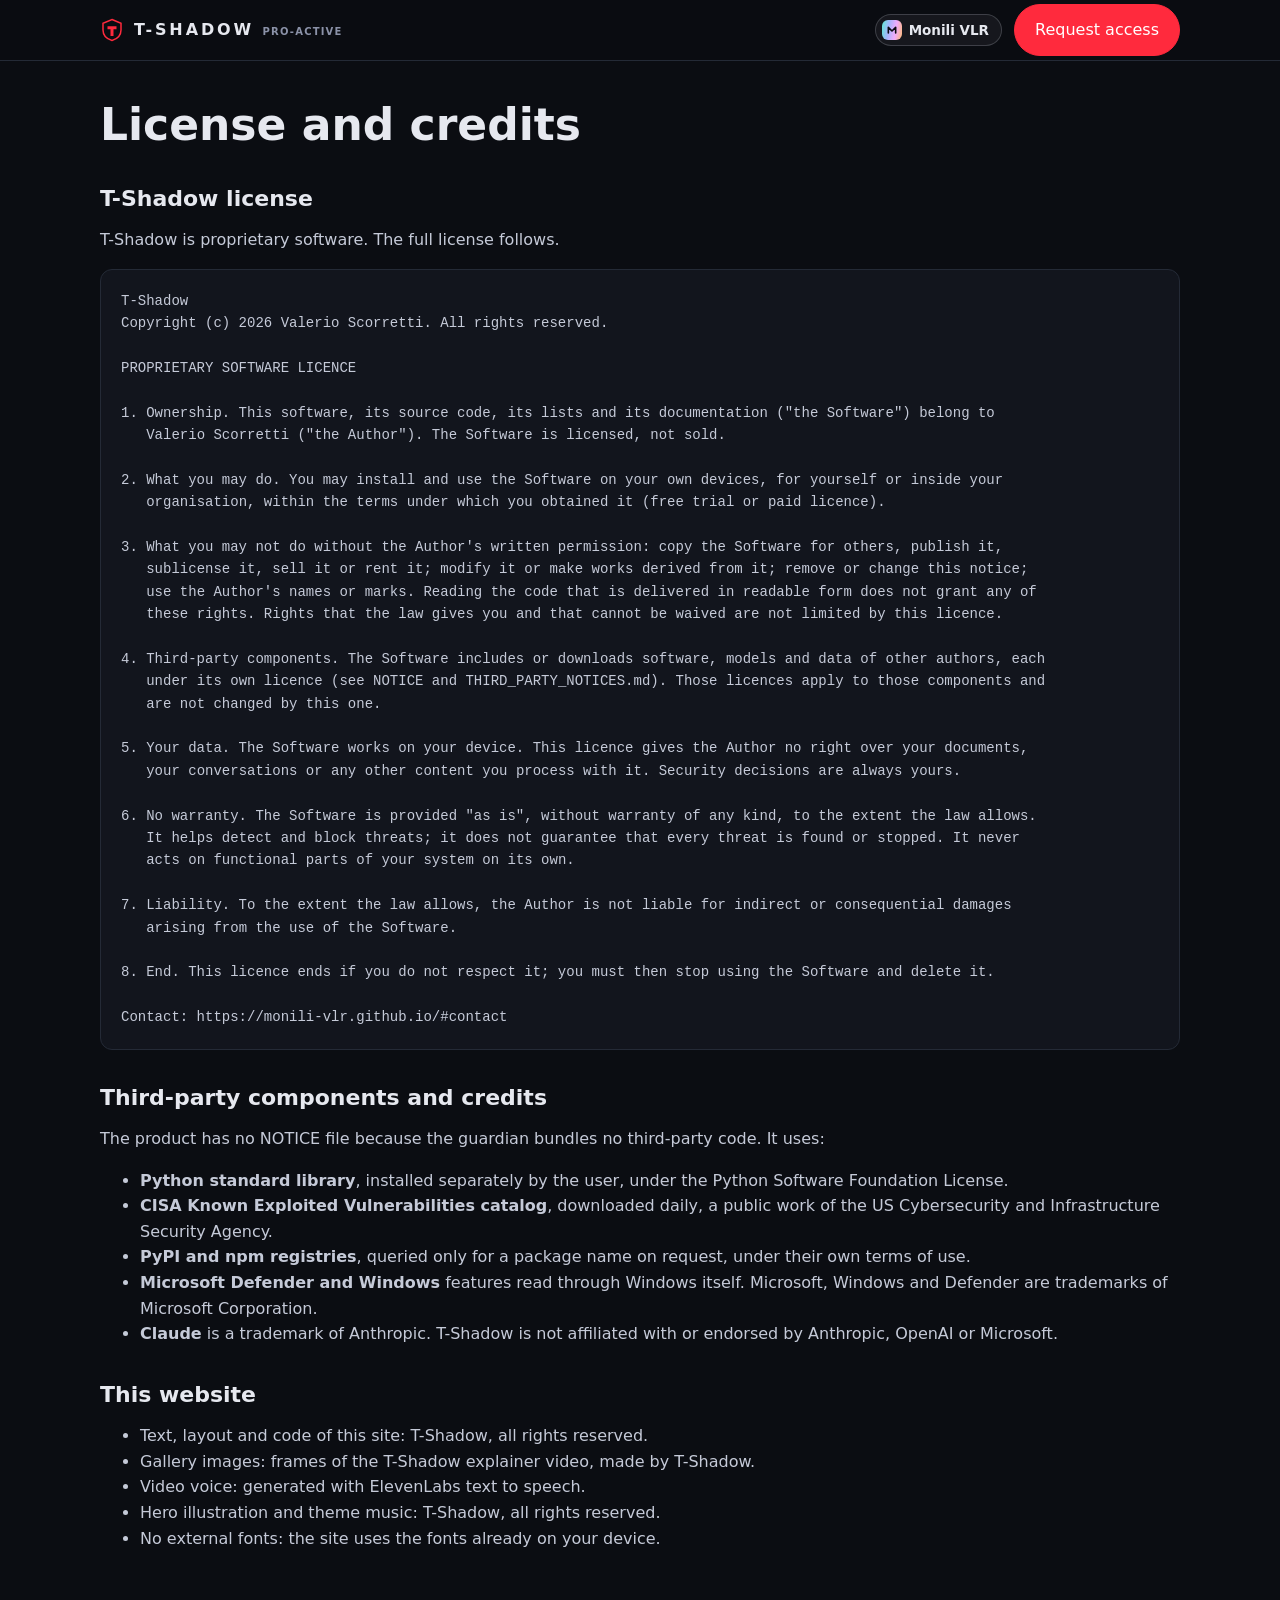
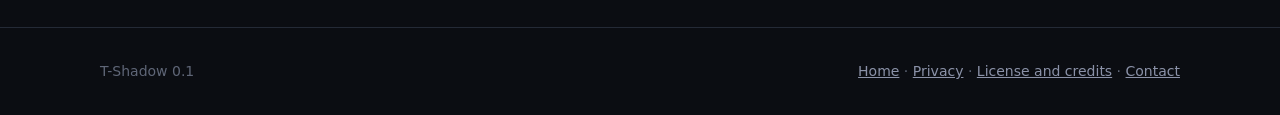
<file: license.html>
<!doctype html>
<html lang="en">
<head>
<meta charset="utf-8">
<meta name="viewport" content="width=device-width, initial-scale=1">
<title>License and credits — T-Shadow</title>
<meta name="description" content="T-Shadow license and credits for third-party components.">
<link rel="icon" href="favicon.svg" type="image/svg+xml">
<meta name="theme-color" content="#0b0d12">
<link rel="stylesheet" href="style.css">
<style id="mai-home-css">.mai-home{display:inline-flex;align-items:center;gap:7px;padding:5px 12px 5px 6px;border-radius:999px;border:1px solid rgba(128,128,140,.38);background:rgba(128,128,140,.10);color:inherit;font:600 13.5px/1.2 system-ui,-apple-system,"Segoe UI",sans-serif;text-decoration:none;white-space:nowrap;transition:border-color .2s}
.mai-home:hover{border-color:#A5B4FC;text-decoration:none}
.mai-home i{width:20px;height:20px;border-radius:6px;display:grid;place-items:center;background:linear-gradient(100deg,#5EEAD4,#A5B4FC 34%,#F0ABFC 66%,#FDBA74);flex:none}
.mai-home i svg{width:12px;height:12px}
@media (max-width:640px){header .mai-home{font-size:0;gap:0;padding:5px;margin-right:8px}header .mai-home i{width:24px;height:24px}}</style>
</head>
<body>
<header class="top"><div class="wrap"><a class="logo" href="./"><svg viewBox="0 0 32 32" aria-hidden="true"><path d="M16 2 28 7v9c0 7-5 12-12 14C9 28 4 23 4 16V7z" fill="none" stroke="#ff2a3d" stroke-width="2"/><path d="M10 11h12v4h-4v9h-4v-9h-4z" fill="#ff2a3d"/></svg><span>T-SHADOW <small>PRO-ACTIVE</small></span></a><a class="mai-home" style="margin-left:auto;margin-right:12px;order:2" href="https://monili-vlr.github.io/" title="All Monili VLR products"><i aria-hidden="true"><svg viewBox="0 0 18 18"><path d="M3.5 13.5V5l5.5 5.5L14.5 5v8.5" fill="none" stroke="#0B0C11" stroke-width="2.4" stroke-linecap="round" stroke-linejoin="round"/></svg></i>Monili VLR</a><a class="btn main" style="order:3;white-space:nowrap" href="https://monili-vlr.github.io/#contact" data-mai-contact="T-Shadow access">Request access</a></div></header>
<main class="page"><div class="wrap">
<h1>License and credits</h1>
<h2>T-Shadow license</h2>
<p>T-Shadow is proprietary software. The full license follows.</p>
<pre>T-Shadow
Copyright (c) 2026 Valerio Scorretti. All rights reserved.

PROPRIETARY SOFTWARE LICENCE

1. Ownership. This software, its source code, its lists and its documentation (&quot;the Software&quot;) belong to
   Valerio Scorretti (&quot;the Author&quot;). The Software is licensed, not sold.

2. What you may do. You may install and use the Software on your own devices, for yourself or inside your
   organisation, within the terms under which you obtained it (free trial or paid licence).

3. What you may not do without the Author&#x27;s written permission: copy the Software for others, publish it,
   sublicense it, sell it or rent it; modify it or make works derived from it; remove or change this notice;
   use the Author&#x27;s names or marks. Reading the code that is delivered in readable form does not grant any of
   these rights. Rights that the law gives you and that cannot be waived are not limited by this licence.

4. Third-party components. The Software includes or downloads software, models and data of other authors, each
   under its own licence (see NOTICE and THIRD_PARTY_NOTICES.md). Those licences apply to those components and
   are not changed by this one.

5. Your data. The Software works on your device. This licence gives the Author no right over your documents,
   your conversations or any other content you process with it. Security decisions are always yours.

6. No warranty. The Software is provided &quot;as is&quot;, without warranty of any kind, to the extent the law allows.
   It helps detect and block threats; it does not guarantee that every threat is found or stopped. It never
   acts on functional parts of your system on its own.

7. Liability. To the extent the law allows, the Author is not liable for indirect or consequential damages
   arising from the use of the Software.

8. End. This licence ends if you do not respect it; you must then stop using the Software and delete it.

Contact: https://monili-vlr.github.io/#contact
</pre>
<h2>Third-party components and credits</h2>
<p>The product has no NOTICE file because the guardian bundles no third-party code. It uses:</p>
<ul>
<li><b>Python standard library</b>, installed separately by the user, under the Python Software Foundation License.</li>
<li><b>CISA Known Exploited Vulnerabilities catalog</b>, downloaded daily, a public work of the US Cybersecurity and Infrastructure Security Agency.</li>
<li><b>PyPI and npm registries</b>, queried only for a package name on request, under their own terms of use.</li>
<li><b>Microsoft Defender and Windows</b> features read through Windows itself. Microsoft, Windows and Defender are trademarks of Microsoft Corporation.</li>
<li><b>Claude</b> is a trademark of Anthropic. T-Shadow is not affiliated with or endorsed by Anthropic, OpenAI or Microsoft.</li>
</ul>
<h2>This website</h2>
<ul>
<li>Text, layout and code of this site: T-Shadow, all rights reserved.</li>
<li>Gallery images: frames of the T-Shadow explainer video, made by T-Shadow.</li>
<li>Video voice: generated with ElevenLabs text to speech.</li>
<li>Hero illustration and theme music: T-Shadow, all rights reserved.</li>
<li>No external fonts: the site uses the fonts already on your device.</li>
</ul>
</div></main>
<footer><div class="wrap"><span>T-Shadow 0.1</span><span><a href="./">Home</a> · <a href="privacy.html">Privacy</a> · <a href="license.html">License and credits</a> · <a href="https://monili-vlr.github.io/#contact" data-mai-contact="T-Shadow">Contact</a></span></div></footer>
<script src="https://monili-vlr.github.io/contact.js" defer></script>
</body>
</html>
</file>
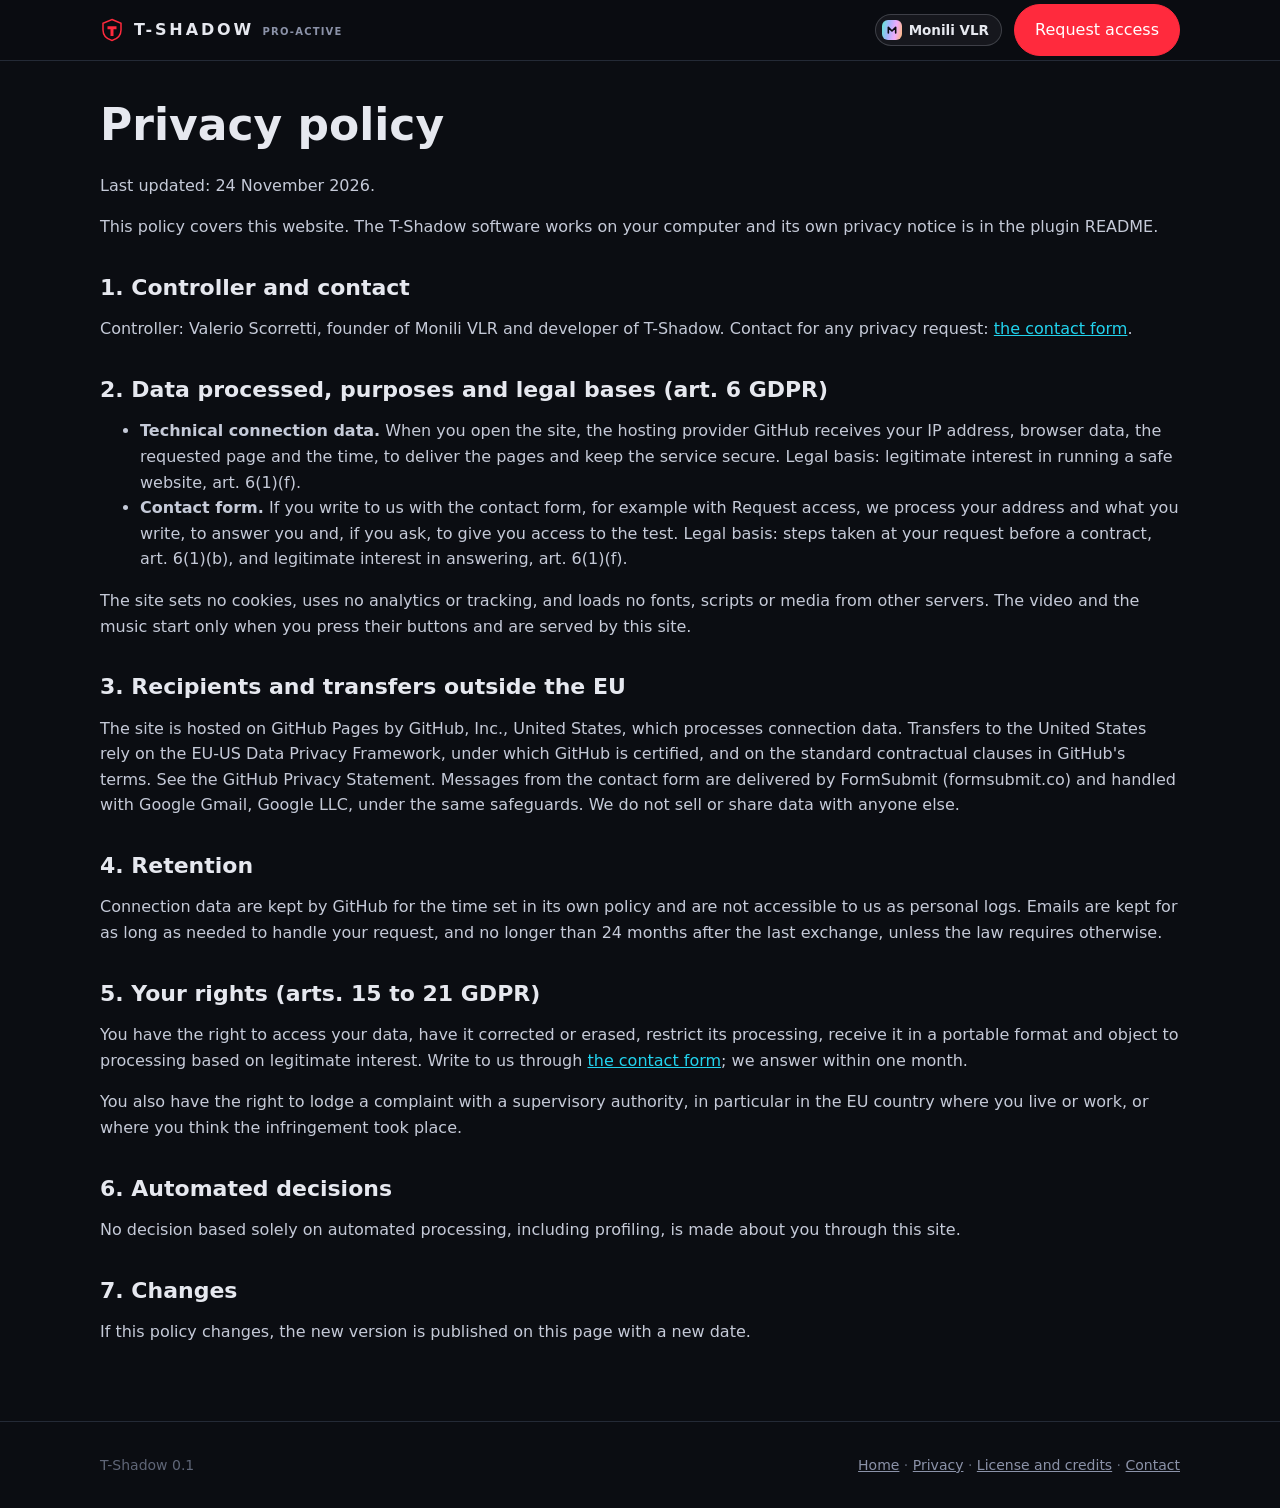
<file: privacy.html>
<!doctype html>
<html lang="en">
<head>
<meta charset="utf-8">
<meta name="viewport" content="width=device-width, initial-scale=1">
<title>Privacy policy — T-Shadow</title>
<meta name="description" content="Privacy policy of the T-Shadow website: no cookies, no tracking, GitHub Pages hosting, your GDPR rights.">
<link rel="icon" href="favicon.svg" type="image/svg+xml">
<meta name="theme-color" content="#0b0d12">
<link rel="stylesheet" href="style.css">
<style id="mai-home-css">.mai-home{display:inline-flex;align-items:center;gap:7px;padding:5px 12px 5px 6px;border-radius:999px;border:1px solid rgba(128,128,140,.38);background:rgba(128,128,140,.10);color:inherit;font:600 13.5px/1.2 system-ui,-apple-system,"Segoe UI",sans-serif;text-decoration:none;white-space:nowrap;transition:border-color .2s}
.mai-home:hover{border-color:#A5B4FC;text-decoration:none}
.mai-home i{width:20px;height:20px;border-radius:6px;display:grid;place-items:center;background:linear-gradient(100deg,#5EEAD4,#A5B4FC 34%,#F0ABFC 66%,#FDBA74);flex:none}
.mai-home i svg{width:12px;height:12px}
@media (max-width:640px){header .mai-home{font-size:0;gap:0;padding:5px;margin-right:8px}header .mai-home i{width:24px;height:24px}}</style>
</head>
<body>
<header class="top"><div class="wrap"><a class="logo" href="./"><svg viewBox="0 0 32 32" aria-hidden="true"><path d="M16 2 28 7v9c0 7-5 12-12 14C9 28 4 23 4 16V7z" fill="none" stroke="#ff2a3d" stroke-width="2"/><path d="M10 11h12v4h-4v9h-4v-9h-4z" fill="#ff2a3d"/></svg><span>T-SHADOW <small>PRO-ACTIVE</small></span></a><a class="mai-home" style="margin-left:auto;margin-right:12px;order:2" href="https://monili-vlr.github.io/" title="All Monili VLR products"><i aria-hidden="true"><svg viewBox="0 0 18 18"><path d="M3.5 13.5V5l5.5 5.5L14.5 5v8.5" fill="none" stroke="#0B0C11" stroke-width="2.4" stroke-linecap="round" stroke-linejoin="round"/></svg></i>Monili VLR</a><a class="btn main" style="order:3;white-space:nowrap" href="https://monili-vlr.github.io/#contact" data-mai-contact="T-Shadow access">Request access</a></div></header>
<main class="page"><div class="wrap">
<h1>Privacy policy</h1>
<p>Last updated: 24 November 2026.</p>
<p>This policy covers this website. The T-Shadow software works on your computer and its own privacy notice is in the plugin README.</p>
<h2>1. Controller and contact</h2>
<p>Controller: Valerio Scorretti, founder of Monili VLR and developer of T-Shadow. Contact for any privacy request: <a href="https://monili-vlr.github.io/#contact" data-mai-contact="T-Shadow">the contact form</a>.</p>
<h2>2. Data processed, purposes and legal bases (art. 6 GDPR)</h2>
<ul>
<li><b>Technical connection data.</b> When you open the site, the hosting provider GitHub receives your IP address, browser data, the requested page and the time, to deliver the pages and keep the service secure. Legal basis: legitimate interest in running a safe website, art. 6(1)(f).</li>
<li><b>Contact form.</b> If you write to us with the contact form, for example with Request access, we process your address and what you write, to answer you and, if you ask, to give you access to the test. Legal basis: steps taken at your request before a contract, art. 6(1)(b), and legitimate interest in answering, art. 6(1)(f).</li>
</ul>
<p>The site sets no cookies, uses no analytics or tracking, and loads no fonts, scripts or media from other servers. The video and the music start only when you press their buttons and are served by this site.</p>
<h2>3. Recipients and transfers outside the EU</h2>
<p>The site is hosted on GitHub Pages by GitHub, Inc., United States, which processes connection data. Transfers to the United States rely on the EU-US Data Privacy Framework, under which GitHub is certified, and on the standard contractual clauses in GitHub's terms. See the GitHub Privacy Statement. Messages from the contact form are delivered by FormSubmit (formsubmit.co) and handled with Google Gmail, Google LLC, under the same safeguards. We do not sell or share data with anyone else.</p>
<h2>4. Retention</h2>
<p>Connection data are kept by GitHub for the time set in its own policy and are not accessible to us as personal logs. Emails are kept for as long as needed to handle your request, and no longer than 24 months after the last exchange, unless the law requires otherwise.</p>
<h2>5. Your rights (arts. 15 to 21 GDPR)</h2>
<p>You have the right to access your data, have it corrected or erased, restrict its processing, receive it in a portable format and object to processing based on legitimate interest. Write to us through <a href="https://monili-vlr.github.io/#contact" data-mai-contact="T-Shadow">the contact form</a>; we answer within one month.</p>
<p>You also have the right to lodge a complaint with a supervisory authority, in particular in the EU country where you live or work, or where you think the infringement took place.</p>
<h2>6. Automated decisions</h2>
<p>No decision based solely on automated processing, including profiling, is made about you through this site.</p>
<h2>7. Changes</h2>
<p>If this policy changes, the new version is published on this page with a new date.</p>
</div></main>
<footer><div class="wrap"><span>T-Shadow 0.1</span><span><a href="./">Home</a> · <a href="privacy.html">Privacy</a> · <a href="license.html">License and credits</a> · <a href="https://monili-vlr.github.io/#contact" data-mai-contact="T-Shadow">Contact</a></span></div></footer>
<script src="https://monili-vlr.github.io/contact.js" defer></script>
</body>
</html>
</file>
<file: style.css>
/* T-Shadow site. Dark only, like the product. No external fonts. */
:root{--bg:#0b0d12;--p1:#12151d;--p2:#161a24;--line:#242a36;--tx:#e6e8ef;--mute:#8b92a8;--dim:#5f6677;
 --red:#ff2a3d;--cyan:#22d3ee;--green:#22c55e;--amber:#f59e0b;--r:12px;color-scheme:dark}
*{box-sizing:border-box}
html{scroll-behavior:smooth;scroll-padding-top:72px}
body{margin:0;background:var(--bg);color:var(--tx);font:16px/1.6 "Segoe UI",system-ui,-apple-system,Roboto,sans-serif;overflow-x:hidden}
img{max-width:100%;display:block}
a{color:var(--cyan)}
a:focus-visible,button:focus-visible{outline:2px solid var(--cyan);outline-offset:2px}
code,.mono{font-family:Consolas,"Cascadia Mono",ui-monospace,monospace;font-size:.92em}
.wrap{max-width:1120px;margin:0 auto;padding:0 20px}
section{padding:72px 0;border-top:1px solid var(--line)}
h1,h2,h3{line-height:1.15;margin:0 0 .5em}
h2{font-size:clamp(26px,4vw,38px)}
h3{font-size:19px}
.lead{color:var(--mute);font-size:18px;max-width:720px}
.kicker{color:var(--red);font-size:12px;letter-spacing:.18em;text-transform:uppercase;font-weight:700;margin-bottom:8px}
.btn{display:inline-flex;align-items:center;gap:8px;padding:12px 20px;border-radius:999px;border:1px solid var(--line);background:var(--p2);color:var(--tx);text-decoration:none;font:600 15px inherit;font-family:inherit;cursor:pointer}
.btn.main{background:var(--red);border-color:var(--red);color:#fff}
.btn:hover{filter:brightness(1.12)}
.tag{display:inline-block;font-size:11px;font-weight:700;letter-spacing:.08em;padding:2px 8px;border-radius:999px;border:1px solid}
.tag.m{color:var(--green);border-color:var(--green)}
.tag.s{color:var(--amber);border-color:var(--amber)}
.tag.ex{color:var(--cyan);border-color:var(--cyan)}

/* header */
header.top{position:fixed;inset:0 0 auto 0;z-index:50;background:rgba(11,13,18,.88);backdrop-filter:blur(8px);border-bottom:1px solid var(--line)}
header.top .wrap{display:flex;align-items:center;justify-content:space-between;height:60px}
.logo{display:flex;align-items:center;gap:10px;color:var(--tx);text-decoration:none;font-weight:800;letter-spacing:.18em}
.logo svg{width:24px;height:24px}
.logo small{color:var(--mute);letter-spacing:.12em;font-size:10px;font-weight:600}
nav.menu{display:flex;gap:22px;align-items:center}
nav.menu a{color:var(--mute);text-decoration:none;font-size:14px}
nav.menu a:hover{color:var(--tx)}
nav.menu a.btn{color:#fff}
.burger{display:none;background:none;border:1px solid var(--line);color:var(--tx);border-radius:8px;width:42px;height:38px;font-size:20px;cursor:pointer}
@media (max-width:860px){
 .burger{display:block}
 nav.menu{position:fixed;top:60px;left:0;right:0;flex-direction:column;align-items:stretch;gap:0;background:var(--p1);border-bottom:1px solid var(--line);display:none;padding:8px 20px 16px}
 nav.menu.open{display:flex}
 nav.menu a{padding:12px 0;border-bottom:1px solid var(--line);font-size:16px}
 nav.menu a.btn{margin-top:12px;justify-content:center;border-bottom:0}
}

.logo span{white-space:nowrap}
@media (max-width:480px){.logo small{display:none}header.top .btn{padding:8px 14px;font-size:14px}}

/* hero */
.hero{position:relative;min-height:92vh;display:flex;align-items:flex-end;padding:120px 0 64px;border:0;overflow:hidden;--foto:url("img/squadra-wide.webp")}
@media (orientation:portrait){.hero{--foto:url("img/squadra.webp")}}
.hero .wrap{position:relative;z-index:3}
/* image effects, same as the product presentation */
.foto{position:absolute;inset:0;background:#05070a;z-index:0}
.foto .base{position:absolute;inset:0;background:var(--foto) center 20%/cover no-repeat}
.foto .glayer{position:absolute;inset:-2%;background:var(--foto) center 20%/cover no-repeat;opacity:0;transition:opacity .08s}
.foto .glayer.red{mix-blend-mode:screen;filter:url(#red)}
.foto .glayer.cyan{mix-blend-mode:screen;filter:url(#cyan)}
.foto.gli .glayer.red{opacity:.9;transform:translate(-5px,1px)}
.foto.gli .glayer.cyan{opacity:.9;transform:translate(5px,-1px)}
.foto .scan{position:absolute;inset:0;mix-blend-mode:overlay;pointer-events:none;background:repeating-linear-gradient(0deg,rgba(0,0,0,0) 0 2px,rgba(0,0,0,.4) 2px 4px);animation:fl 7s infinite}
@keyframes fl{0%,100%{opacity:.4}48%{opacity:.7}50%{opacity:.3}94%{opacity:.75}}
.foto .px{position:absolute;inset:0;width:100%;height:100%;mix-blend-mode:screen;pointer-events:none}
.foto .shade{position:absolute;inset:0;background:linear-gradient(180deg,rgba(11,13,18,.3) 0%,rgba(11,13,18,.55) 45%,var(--bg) 100%)}
/* music button with equalizer, and the invite on the image */
.topr{display:flex;align-items:center;gap:10px}
.audio{width:38px;height:38px;border-radius:50%;border:1px solid var(--line);background:var(--p1);color:var(--mute);cursor:pointer;display:inline-flex;align-items:center;justify-content:center;transition:color .3s,border-color .3s,box-shadow .3s}
.audio:not(.muto){color:#ff2a3d;border-color:#ff2a3d66;box-shadow:0 0 12px #ff2a3d33}
.audio .barre{display:inline-flex;align-items:center;gap:2px;height:14px}
.audio .barre s{width:2.5px;height:4px;background:currentColor;border-radius:1px}
.audio:not(.muto) .barre s{animation:eq .9s ease-in-out infinite}
.audio:not(.muto) .barre s:nth-child(2){animation-delay:.18s}
.audio:not(.muto) .barre s:nth-child(3){animation-delay:.36s}
@keyframes eq{0%,100%{height:4px}50%{height:13px}}
.invito-audio{position:absolute;left:50%;top:84px;transform:translateX(-50%);z-index:4;display:inline-flex;align-items:center;gap:8px;padding:8px 15px;border-radius:999px;border:1px solid #ff2a3d55;background:#0b0d12cc;backdrop-filter:blur(6px);color:#f1f3f7;cursor:pointer;white-space:nowrap;font-family:inherit;font-size:14px;font-weight:600;animation:invitoApparsa .6s both,invitoPulse 2.6s ease-out infinite 1s;transition:opacity .5s,transform .5s}
.invito-audio .onde{display:inline-flex;align-items:center;gap:2px;height:12px}
.invito-audio .onde s{width:2px;height:3px;background:#ff5a6a;border-radius:1px;animation:eq 1s ease-in-out infinite}
.invito-audio .onde s:nth-child(2){animation-delay:.2s}
.invito-audio .onde s:nth-child(3){animation-delay:.4s}
.invito-audio.via{opacity:0;transform:translateX(-50%) translateY(10px);pointer-events:none}
@keyframes invitoApparsa{from{opacity:0;transform:translateX(-50%) translateY(10px)}to{opacity:1;transform:translateX(-50%) translateY(0)}}
@keyframes invitoPulse{0%{box-shadow:0 0 0 0 #ff2a3d55}70%{box-shadow:0 0 0 13px #ff2a3d00}100%{box-shadow:0 0 0 0 #ff2a3d00}}
.hero h1{font-size:clamp(36px,6.4vw,72px);letter-spacing:-.01em;max-width:900px}
.hero h1 b{color:var(--red);white-space:nowrap}
.hero .lead{color:#c5cad8}
.hero .cta{display:flex;flex-wrap:wrap;gap:12px;margin-top:24px}
.pills{display:flex;flex-wrap:wrap;gap:8px;margin-bottom:18px}
.pills span{font-size:12px;padding:4px 12px;border-radius:999px;background:rgba(18,21,29,.8);border:1px solid var(--line);color:#c5cad8}

/* video */
.player{position:relative;aspect-ratio:16/9;border-radius:var(--r);overflow:hidden;border:1px solid var(--line);background:#000 url("img/poster.webp") center/cover}
.player button.play{position:absolute;inset:0;margin:auto;width:max-content;height:max-content}
.player video{width:100%;height:100%;display:block}

/* grids and cards */
.grid{display:grid;gap:16px}
.g2{grid-template-columns:repeat(auto-fit,minmax(300px,1fr))}
.g3{grid-template-columns:repeat(auto-fit,minmax(260px,1fr))}
.card{background:var(--p1);border:1px solid var(--line);border-radius:var(--r);padding:22px}
.card p{color:var(--mute);margin:.3em 0 0}
.feat{background:var(--p1);border:1px solid var(--line);border-radius:var(--r);overflow:hidden}
.feat img{aspect-ratio:16/9;object-fit:cover;width:100%;cursor:zoom-in}
.feat div{padding:18px 20px}
.feat p{color:var(--mute);margin:.3em 0 0;font-size:15px}
.steps{counter-reset:s;display:grid;gap:14px;grid-template-columns:repeat(auto-fit,minmax(220px,1fr))}
.steps li{list-style:none;background:var(--p1);border:1px solid var(--line);border-radius:var(--r);padding:20px;position:relative}
.steps li::before{counter-increment:s;content:counter(s);display:grid;place-items:center;width:30px;height:30px;border-radius:50%;background:var(--red);color:#fff;font-weight:800;margin-bottom:10px}
.steps p{color:var(--mute);margin:.2em 0 0}
.steps{padding:0}

/* tables */
.table{width:100%;border-collapse:collapse;font-size:15px}
.tablebox{overflow-x:auto;border:1px solid var(--line);border-radius:var(--r);background:var(--p1)}
.table th,.table td{padding:11px 14px;border-bottom:1px solid var(--line);text-align:left;vertical-align:top}
.table th{color:var(--mute);font-size:12px;letter-spacing:.08em;text-transform:uppercase;font-weight:600}
.table tr:last-child td{border-bottom:0}
.table td.no{color:#ff8a95}.table td.yes{color:#86efac}
@media (max-width:640px){
 .table.stack thead{display:none}
 .table.stack tr{display:block;padding:10px 0;border-bottom:1px solid var(--line)}
 .table.stack tr:last-child{border-bottom:0}
 .table.stack td{display:block;border:0;padding:3px 16px}
 .table.stack td:first-child{font-weight:700;color:var(--tx)}
 .table.stack td:last-child{color:var(--mute);font-size:14px}
 .table.stack td.yes{color:#86efac;font-size:15px}
 .table.stack td.no::before{content:"Common antivirus: ";color:var(--dim)}
 .table.stack td.yes::before{content:"T-Shadow: ";color:var(--dim)}
}

/* reference */
details.area{background:var(--p1);border:1px solid var(--line);border-radius:var(--r);margin-bottom:10px}
details.area summary{cursor:pointer;padding:16px 20px;font-weight:700;list-style:none;display:flex;justify-content:space-between}
details.area summary::after{content:"+";color:var(--mute)}
details.area[open] summary::after{content:"−"}
details.area .in{padding:0 20px 18px}
dl.ref{display:grid;grid-template-columns:minmax(150px,240px) 1fr;gap:6px 16px;margin:0}
dl.ref dt{font-family:Consolas,ui-monospace,monospace;color:var(--cyan);font-size:14px;overflow-wrap:anywhere}
dl.ref dd{margin:0;color:var(--mute);font-size:15px}
@media (max-width:560px){dl.ref{grid-template-columns:1fr}dl.ref dd{margin-bottom:8px}}

/* demo */
.demo{display:grid;grid-template-columns:260px 1fr;gap:16px}
@media (max-width:760px){.demo{grid-template-columns:1fr}}
.demo .pick{display:flex;flex-direction:column;gap:8px}
.demo .pick button{text-align:left;border-radius:10px;padding:12px 14px;background:var(--p1);border:1px solid var(--line);color:var(--tx);font:inherit;cursor:pointer}
.demo .pick button[aria-pressed="true"]{border-color:var(--red);background:#1a1016}
.chat{background:var(--p1);border:1px solid var(--line);border-radius:var(--r);padding:18px;min-height:360px;display:flex;flex-direction:column;gap:10px}
.msg{max-width:85%;padding:10px 14px;border-radius:12px;font-size:15px;opacity:0;transform:translateY(6px);transition:opacity .35s,transform .35s}
.msg.on{opacity:1;transform:none}
.msg.u{align-self:flex-end;background:#2a2f3c}
.msg.c{align-self:flex-start;background:var(--p2);border:1px solid var(--line)}
.msg.t{align-self:flex-start;background:#0f1a1f;border:1px dashed #1f4b56;color:#9fe7f5;font-family:Consolas,ui-monospace,monospace;font-size:13px}
.msg.n{align-self:center;background:#1b1214;border:1px solid #5a1d25;font-size:14px}
.note{color:var(--dim);font-size:13px;margin-top:10px}

/* gallery */
.gallery{display:grid;gap:10px;grid-template-columns:repeat(auto-fill,minmax(220px,1fr))}
.gallery button{padding:0;border:1px solid var(--line);border-radius:10px;overflow:hidden;background:none;cursor:zoom-in}
.gallery img{aspect-ratio:16/9;object-fit:cover;width:100%}
dialog.lb{border:0;padding:0;background:transparent;max-width:min(1200px,96vw);width:100%}
dialog.lb::backdrop{background:rgba(0,0,0,.88)}
dialog.lb figure{margin:0}
dialog.lb img{width:100%;border-radius:10px}
dialog.lb figcaption{color:#c5cad8;text-align:center;padding:10px;font-size:15px}
dialog.lb .nav{display:flex;justify-content:center;gap:10px}

/* faq, final */
details.faq{border-bottom:1px solid var(--line);padding:14px 0}
details.faq summary{cursor:pointer;font-weight:600}
details.faq p{color:var(--mute)}
.final{text-align:center;background:radial-gradient(ellipse at center,#2a0c12 0%,var(--bg) 70%)}
.final .lead{margin:0 auto 22px}
footer{border-top:1px solid var(--line);padding:32px 0;color:var(--dim);font-size:14px}
footer .wrap{display:flex;flex-wrap:wrap;gap:16px 28px;justify-content:space-between}
footer a{color:var(--mute)}

/* text pages */
.page{padding:100px 0 60px}
.page h1{font-size:clamp(30px,5vw,44px)}
.page h2{font-size:22px;margin-top:1.6em}
.page p,.page li{color:#c5cad8}
.page pre{white-space:pre-wrap;background:var(--p1);border:1px solid var(--line);border-radius:var(--r);padding:20px;font-size:14px;color:#c5cad8}

@media (prefers-reduced-motion:reduce){
 html{scroll-behavior:auto}
 *{transition:none!important;animation:none!important}
 .msg{opacity:1;transform:none}
}
.logo{order:1}nav.menu{order:2}.topr{order:3;margin-left:18px}
.invito-audio b{font-weight:600}
.invito-audio .onde s{animation:none}
.invito-audio.on{animation:invitoApparsa .6s both;border-color:#ff2a3d}
.invito-audio.on .onde s{animation:eq 1s ease-in-out infinite}
.invito-audio.on .onde s:nth-child(2){animation-delay:.2s}
.invito-audio.on .onde s:nth-child(3){animation-delay:.4s}
@media (prefers-reduced-motion:reduce){.invito-audio{animation:none}}
/* entry screen: the browser lets music start only after a click, as in the presentation */
.entra{position:fixed;inset:0;z-index:100;display:grid;place-items:center;background:radial-gradient(ellipse at center,#1d0a0f 0%,var(--bg) 70%);transition:opacity .6s}
.entra[hidden]{display:none}
.entra.via{opacity:0;pointer-events:none}
.entra-in{text-align:center;padding:20px}
.entra-in svg{width:64px;height:64px;margin:0 auto 14px;filter:drop-shadow(0 0 20px #ff2a3d55)}
.entra-nome{font-size:clamp(34px,10vw,56px);font-weight:800;letter-spacing:.14em}
.entra-in p{color:var(--mute);margin:6px 0 26px}
.entra .btn{font-size:18px;padding:14px 34px}
.entra .onde{display:inline-flex;align-items:center;gap:2px;height:12px}
.entra .onde s{width:2px;height:4px;background:#fff;border-radius:1px;animation:eq 1s ease-in-out infinite}
.entra .onde s:nth-child(2){animation-delay:.2s}
.entra .onde s:nth-child(3){animation-delay:.4s}

/* performance: glitch layers are painted only during a glitch; the scan lines get their own layer */
.foto:not(.gli) .glayer{visibility:hidden}
.foto .scan{will-change:opacity}
</file>
